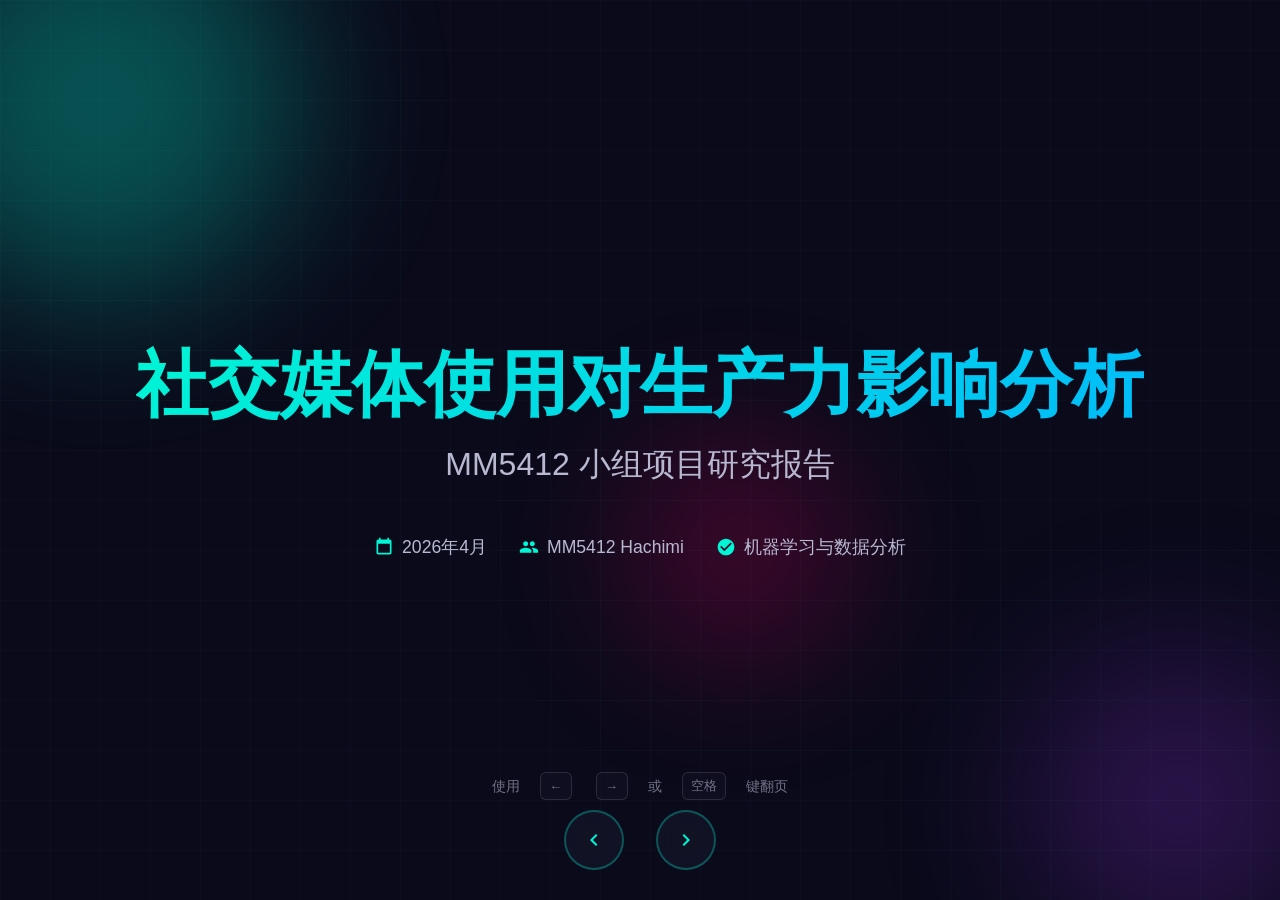
<file: Presentation-Alternative/index.html>
<!DOCTYPE html>
<html lang="zh-CN">
<head>
    <meta charset="UTF-8">
    <meta name="viewport" content="width=device-width, initial-scale=1.0">
    <title>社交媒体使用对生产力影响的分析报告</title>
    <link rel="stylesheet" href="./CSS/style.css">
</head>
<body>
    <!-- 背景效果 -->
    <div class="background-effects">
        <div class="bg-orb orb-1"></div>
        <div class="bg-orb orb-2"></div>
        <div class="bg-orb orb-3"></div>
    </div>
    <div class="grid-bg"></div>

    <!-- 幻灯片容器 -->
    <div class="slides-container">

        <!-- 第1页：封面 -->
        <div class="slide cover-slide active">
            <div class="slide-content">
                <h1 class="slide-title animate-fade-in-up">社交媒体使用对生产力影响分析</h1>
                <p class="slide-subtitle animate-fade-in-up delay-1">MM5412 小组项目研究报告</p>
                <div class="cover-meta animate-fade-in-up delay-2">
                    <span>
                        <svg class="icon" viewBox="0 0 24 24"><path d="M19 3h-1V1h-2v2H8V1H6v2H5c-1.1 0-2 .9-2 2v14c0 1.1.9 2 2 2h14c1.1 0 2-.9 2-2V5c0-1.1-.9-2-2-2zm0 16H5V8h14v11z"/></svg>
                        2026年4月
                    </span>
                    <span>
                        <svg class="icon" viewBox="0 0 24 24"><path d="M16 11c1.66 0 2.99-1.34 2.99-3S17.66 5 16 5c-1.66 0-3 1.34-3 3s1.34 3 3 3zm-8 0c1.66 0 2.99-1.34 2.99-3S9.66 5 8 5C6.34 5 5 6.34 5 8s1.34 3 3 3zm0 2c-2.33 0-7 1.17-7 3.5V19h14v-2.5c0-2.33-4.67-3.5-7-3.5zm8 0c-.29 0-.62.02-.97.05 1.16.84 1.97 1.97 1.97 3.45V19h6v-2.5c0-2.33-4.67-3.5-7-3.5z"/></svg>
                        MM5412 Hachimi
                    </span>
                    <span>
                        <svg class="icon" viewBox="0 0 24 24"><path d="M12 2C6.48 2 2 6.48 2 12s4.48 10 10 10 10-4.48 10-10S17.52 2 12 2zm-2 15l-5-5 1.41-1.41L10 14.17l7.59-7.59L19 8l-9 9z"/></svg>
                        机器学习与数据分析
                    </span>
                </div>
            </div>
        </div>

        <!-- 第2页：项目概述 -->
        <div class="slide">
            <div class="slide-content">
                <h2 class="slide-title">项目概述</h2>
                <p class="slide-subtitle">深入探索社交媒体使用习惯与个人生产力之间的关系</p>

                <div class="grid-3 animate-fade-in-up delay-1">
                    <div class="card stat-card">
                        <div class="stat-number">6,000</div>
                        <div class="stat-label">样本数据量</div>
                    </div>
                    <div class="card stat-card">
                        <div class="stat-number">9</div>
                        <div class="stat-label">分析变量</div>
                    </div>
                    <div class="card stat-card">
                        <div class="stat-number">2</div>
                        <div class="stat-label">预测模型类型</div>
                    </div>
                </div>

                <div class="conclusion-box animate-fade-in-up delay-2">
                    <h4>研究目标</h4>
                    <p>本项目旨在通过数据分析揭示社交媒体使用习惯如何影响个人生产力，构建机器学习模型预测生产力得分和成瘾程度，为个人时间管理和健康使用社交媒体提供科学依据。</p>
                </div>
            </div>
        </div>

        <!-- 第3页：数据集说明 -->
        <div class="slide">
            <div class="slide-content">
                <h2 class="slide-title">数据集说明</h2>
                <p class="slide-subtitle">涵盖9个关键变量的综合数据集</p>

                <div class="two-column animate-fade-in-up delay-1">
                    <div style="flex: 0 0 auto;">
                        <table class="data-table small-table">
                            <thead>
                                <tr>
                                    <th>变量名</th>
                                    <th>说明</th>
                                    <th>类型</th>
                                </tr>
                            </thead>
                            <tbody>
                                <tr><td>age</td><td>年龄</td><td><span class="tag tag-primary">数值</span></td></tr>
                                <tr><td>daily_screen_time</td><td>每日屏幕使用时间</td><td><span class="tag tag-primary">数值</span></td></tr>
                                <tr><td>social_media_hours</td><td>每日社交媒体时间</td><td><span class="tag tag-primary">数值</span></td></tr>
                                <tr><td>study_hours</td><td>每日学习时间</td><td><span class="tag tag-primary">数值</span></td></tr>
                                <tr><td>sleep_hours</td><td>每日睡眠时间</td><td><span class="tag tag-primary">数值</span></td></tr>
                                <tr><td>notifications_per_day</td><td>每日通知数量</td><td><span class="tag tag-primary">数值</span></td></tr>
                                <tr><td>focus_score</td><td>专注力得分</td><td><span class="tag tag-primary">数值</span></td></tr>
                                <tr><td>addiction_level</td><td>成瘾程度</td><td><span class="tag tag-secondary">分类</span></td></tr>
                                <tr><td>productivity_score</td><td>生产力得分</td><td><span class="tag tag-primary">数值</span></td></tr>
                            </tbody>
                        </table>
                    </div>
                    <div>
                        <div class="card">
                            <h4 style="color: var(--primary-color); margin-bottom: 1rem;">数据预处理</h4>
                            <ul class="feature-list">
                                <li>缺失值检测与处理</li>
                                <li>异常值检测</li>
                                <li>数据类型转换</li>
                                <li>特征工程</li>
                            </ul>
                        </div>
                        <div style="margin-top: 1rem;">
                            <span class="tag tag-accent">成瘾程度分级</span>
                            <span class="tag tag-primary">低(16.1%)</span>
                            <span class="tag tag-secondary">中(67.2%)</span>
                            <span class="tag tag-accent">高(16.7%)</span>
                        </div>
                    </div>
                </div>
            </div>
        </div>

        <!-- 第4页：描述性统计 -->
        <div class="slide">
            <div class="slide-content">
                <h2 class="slide-title">描述性统计分析</h2>
                <p class="slide-subtitle">数据集基本特征概览</p>

                <div class="chart-container animate-fade-in-up delay-1">
                    <table class="data-table">
                        <thead>
                            <tr>
                                <th>统计量</th>
                                <th>年龄</th>
                                <th>屏幕时间</th>
                                <th>社交媒体</th>
                                <th>学习时间</th>
                                <th>睡眠时间</th>
                                <th>通知数</th>
                                <th>专注力</th>
                                <th>生产力</th>
                            </tr>
                        </thead>
                        <tbody>
                            <tr>
                                <td>均值</td>
                                <td>27.11</td>
                                <td>6.92h</td>
                                <td>4.15h</td>
                                <td>4.07h</td>
                                <td>6.51h</td>
                                <td>159.78</td>
                                <td>96.36</td>
                                <td>37.61</td>
                            </tr>
                            <tr>
                                <td>标准差</td>
                                <td>7.20</td>
                                <td>2.83h</td>
                                <td>2.13h</td>
                                <td>2.29h</td>
                                <td>1.42h</td>
                                <td>80.23</td>
                                <td>7.34</td>
                                <td>27.33</td>
                            </tr>
                            <tr>
                                <td>最小值</td>
                                <td>15</td>
                                <td>2.0h</td>
                                <td>0.66h</td>
                                <td>0.0h</td>
                                <td>4.0h</td>
                                <td>20</td>
                                <td>47.39</td>
                                <td>0.0</td>
                            </tr>
                            <tr>
                                <td>最大值</td>
                                <td>39</td>
                                <td>11.99h</td>
                                <td>10.66h</td>
                                <td>8.0h</td>
                                <td>9.0h</td>
                                <td>299</td>
                                <td>100.0</td>
                                <td>100.0</td>
                            </tr>
                        </tbody>
                    </table>
                </div>

                <div class="grid-3 animate-fade-in-up delay-2">
                    <div class="card">
                        <h4 style="color: var(--primary-color);">年龄分布</h4>
                        <p style="color: var(--text-secondary);">范围17-40岁，主要集中在青年群体</p>
                    </div>
                    <div class="card">
                        <h4 style="color: var(--secondary-color);">屏幕时间</h4>
                        <p style="color: var(--text-secondary);">日均约6.92小时，呈近似正态分布</p>
                    </div>
                    <div class="card">
                        <h4 style="color: var(--accent-color);">睡眠情况</h4>
                        <p style="color: var(--text-secondary);">日均约6.51小时，接近推荐睡眠时长</p>
                    </div>
                </div>
            </div>
        </div>

        <!-- 第5页：数值变量分布 -->
        <div class="slide">
            <div class="slide-content">
                <h2 class="slide-title">数值变量分布</h2>
                <p class="slide-subtitle">各变量分布直方图分析</p>

                <div class="chart-container chart-fit animate-fade-in-up delay-1">
                    <img src="./img/01_numeric_distribution.png" alt="数值变量分布图">
                </div>

                <div class="conclusion-box animate-fade-in-up delay-2">
                    <h4>关键发现</h4>
                    <p><span class="positive-text">年龄分布</span>呈右偏分布，集中在20-35岁区间；<span class="positive-text">屏幕时间</span>近似正态分布，峰值在6-8小时；<span class="positive-text">专注力得分</span>集中在80-100分高分区域，表明样本整体专注力水平较高。</p>
                </div>
            </div>
        </div>

        <!-- 第6页：成瘾程度分布 -->
        <div class="slide">
            <div class="slide-content">
                <h2 class="slide-title">成瘾程度分布</h2>
                <p class="slide-subtitle">社交媒体成瘾水平的样本分布</p>

                <div class="two-column animate-fade-in-up delay-1">
                    <div>
                        <div class="chart-container">
                            <img src="./img/02_addiction_distribution.png" alt="成瘾程度分布图">
                        </div>
                    </div>
                    <div>
                        <div class="card" style="margin-bottom: 1rem;">
                            <h4 style="color: var(--primary-color);">低度成瘾 (Low)</h4>
                            <div class="progress-section">
                                <div class="progress-bar">
                                    <div class="progress-fill progress-primary" style="width: 16.1%;"></div>
                                </div>
                                <div class="label"><span>占比</span><span>16.1%</span></div>
                            </div>
                            <p style="color: var(--text-secondary); margin-top: 0.5rem;">社交媒体使用时间少，生活工作平衡良好</p>
                        </div>
                        <div class="card" style="margin-bottom: 1rem;">
                            <h4 style="color: var(--secondary-color);">中度成瘾 (Medium)</h4>
                            <div class="progress-section">
                                <div class="progress-bar">
                                    <div class="progress-fill progress-secondary" style="width: 67.2%;"></div>
                                </div>
                                <div class="label"><span>占比</span><span>67.2%</span></div>
                            </div>
                            <p style="color: var(--text-secondary); margin-top: 0.5rem;">样本主体，需关注向高度成瘾转化的风险</p>
                        </div>
                        <div class="card">
                            <h4 style="color: var(--accent-color);">高度成瘾 (High)</h4>
                            <div class="progress-section">
                                <div class="progress-bar">
                                    <div class="progress-fill progress-accent" style="width: 16.7%;"></div>
                                </div>
                                <div class="label"><span>占比</span><span>16.7%</span></div>
                            </div>
                            <p style="color: var(--text-secondary); margin-top: 0.5rem;">需要干预和引导，改变使用习惯</p>
                        </div>
                    </div>
                </div>
            </div>
        </div>

        <!-- 第7页：相关性分析 -->
        <div class="slide">
            <div class="slide-content">
                <h2 class="slide-title">相关性分析</h2>
                <p class="slide-subtitle">各变量之间的Pearson相关系数</p>

                <div class="two-column animate-fade-in-up delay-1">
                    <div>
                        <div class="chart-container">
                            <img src="./img/03_correlation_heatmap.png" alt="相关性热力图">
                        </div>
                    </div>
                    <div>
                        <div class="card" style="margin-bottom: 1rem;">
                            <div class="insight-item">
                                <div class="insight-icon negative">
                                    <svg width="20" height="20" viewBox="0 0 24 24"><path d="M12 2C6.48 2 2 6.48 2 12s4.48 10 10 10 10-4.48 10-10S17.52 2 12 2zm-2 15l-5-5 1.41-1.41L10 14.17l7.59-7.59L19 8l-9 9z"/></svg>
                                </div>
                                <div>
                                    <h4 style="color: var(--accent-color);">社交媒体 vs 生产力: <strong>-0.40</strong></h4>
                                    <p style="color: var(--text-secondary);">中等负相关，使用时间越多，生产力越低</p>
                                </div>
                            </div>
                        </div>
                        <div class="card" style="margin-bottom: 1rem;">
                            <div class="insight-item">
                                <div class="insight-icon positive">
                                    <svg width="20" height="20" viewBox="0 0 24 24"><path d="M12 2C6.48 2 2 6.48 2 12s4.48 10 10 10 10-4.48 10-10S17.52 2 12 2zm-2 15l-5-5 1.41-1.41L10 14.17l7.59-7.59L19 8l-9 9z"/></svg>
                                </div>
                                <div>
                                    <h4 style="color: var(--primary-color);">学习时间 vs 生产力: <strong>+0.54</strong></h4>
                                    <p style="color: var(--text-secondary);">强正相关，学习时间越长生产力越高</p>
                                </div>
                            </div>
                        </div>
                        <div class="card">
                            <div class="insight-item">
                                <div class="insight-icon positive">
                                    <svg width="20" height="20" viewBox="0 0 24 24"><path d="M12 2C6.48 2 2 6.48 2 12s4.48 10 10 10 10-4.48 10-10S17.52 2 12 2zm-2 15l-5-5 1.41-1.41L10 14.17l7.59-7.59L19 8l-9 9z"/></svg>
                                </div>
                                <div>
                                    <h4 style="color: var(--primary-color);">专注力 vs 生产力: <strong>+0.59</strong></h4>
                                    <p style="color: var(--text-secondary);">强正相关，专注力越高生产力越高</p>
                                </div>
                            </div>
                        </div>
                    </div>
                </div>
            </div>
        </div>

        <!-- 第8页：散点图分析 -->
        <div class="slide">
            <div class="slide-content">
                <h2 class="slide-title">关键变量与生产力关系</h2>
                <p class="slide-subtitle">六大因素对生产力的影响可视化</p>

                <div class="chart-container chart-fit animate-fade-in-up delay-1">
                    <img src="./img/04_scatter_analysis.png" alt="散点图分析">
                </div>

                <div class="conclusion-box animate-fade-in-up delay-2">
                    <h4>核心结论</h4>
                    <p><span class="negative-text">社交媒体使用</span>是生产力的重要负面因素，高成瘾者（红色点）集中在低生产力区域；而<span class="positive-text">学习时间和专注力</span>是最重要的正向预测因子，呈明显的正向趋势。</p>
                </div>
            </div>
        </div>

        <!-- 第9页：成瘾程度特征对比 -->
        <div class="slide">
            <div class="slide-content">
                <h2 class="slide-title">不同成瘾程度的特征对比</h2>
                <p class="slide-subtitle">各成瘾水平群体的关键指标差异</p>

                <div class="chart-container chart-fit animate-fade-in-up delay-1">
                    <img src="./img/05_addiction_comparison.png" alt="成瘾程度对比">
                </div>

                <div class="grid-3 animate-fade-in-up delay-2">
                    <div class="card">
                        <h4 style="color: var(--accent-color);">社交媒体时间</h4>
                        <p style="color: var(--text-secondary);">Low: 2.1h → Medium: 3.5h → High: 5.8h</p>
                        <p style="color: var(--text-secondary);">成瘾越高，使用时间越多</p>
                    </div>
                    <div class="card">
                        <h4 style="color: var(--primary-color);">生产力得分</h4>
                        <p style="color: var(--text-secondary);">Low: 68.5 → Medium: 43.8 → High: 12.6</p>
                        <p style="color: var(--text-secondary);">高成瘾者生产力仅为低成瘾者18%</p>
                    </div>
                    <div class="card">
                        <h4 style="color: var(--secondary-color);">学习时间</h4>
                        <p style="color: var(--text-secondary);">Low: 5.4h → Medium: 3.6h → High: 1.8h</p>
                        <p style="color: var(--text-secondary);">成瘾越高，学习时间越少</p>
                    </div>
                </div>
            </div>
        </div>

        <!-- 第10页：箱线图分析 -->
        <div class="slide">
            <div class="slide-content">
                <h2 class="slide-title">箱线图分析</h2>
                <p class="slide-subtitle">社交媒体使用与生产力的分布特征</p>

                <div class="chart-container chart-fit animate-fade-in-up delay-1">
                    <img src="./img/06_boxplot_analysis.png" alt="箱线图分析">
                </div>

                <div class="two-column animate-fade-in-up delay-2">
                    <div class="conclusion-box">
                        <h4>社交媒体使用时长</h4>
                        <p>社交媒体使用超过<span class="highlight-text">4小时/天</span>，生产力急剧下降。0-2小时组生产力中位数约65分，6小时以上组仅约10分。</p>
                    </div>
                    <div class="conclusion-box">
                        <h4>成瘾程度</h4>
                        <p>High组成绩显著低于其他组，生产力中位数约<span class="highlight-text">5分</span>。Low组中位数约75分，差异达15倍。</p>
                    </div>
                </div>
            </div>
        </div>

        <!-- 第11页：专注力与年龄分析 -->
        <div class="slide">
            <div class="slide-content">
                <h2 class="slide-title">专注力与年龄分析</h2>
                <p class="slide-subtitle">专注力得分分布和年龄与生产力的关系</p>

                <div class="chart-container animate-fade-in-up delay-1">
                    <img src="./img/07_focus_age_analysis.png" alt="专注力与年龄分析">
                </div>

                <div class="grid-2 animate-fade-in-up delay-2">
                    <div class="card">
                        <h4 style="color: var(--primary-color);">专注力分布</h4>
                        <ul class="feature-list">
                            <li>Low成瘾者：专注力普遍在90-100分</li>
                            <li>High成瘾者：分布明显左偏，专注力普遍较低</li>
                        </ul>
                    </div>
                    <div class="card">
                        <h4 style="color: var(--secondary-color);">年龄因素</h4>
                        <ul class="feature-list">
                            <li>年龄与生产力没有明显的线性关系</li>
                            <li>干预措施应重点关注降低社交媒体成瘾程度</li>
                        </ul>
                    </div>
                </div>
            </div>
        </div>

        <!-- 第12页：回归模型结果 -->
        <div class="slide slide-compact">
            <div class="slide-content">
                <h2 class="slide-title">回归模型结果</h2>
                <p class="slide-subtitle">预测生产力得分的多种机器学习模型对比</p>

                <div class="chart-container chart-sm chart-fit animate-fade-in-up delay-1">
                    <img src="./img/08_regression_comparison.png" alt="回归模型对比">
                </div>

                <div class="model-comparison table-sm animate-fade-in-up delay-2">
                    <table class="data-table">
                        <thead>
                            <tr>
                                <th>模型</th>
                                <th>RMSE ↓</th>
                                <th>MAE ↓</th>
                                <th>R² ↑</th>
                                <th>交叉验证R²</th>
                            </tr>
                        </thead>
                        <tbody>
                            <tr class="highlight">
                                <td class="best">随机森林回归</td>
                                <td class="best">10.87</td>
                                <td class="best">8.13</td>
                                <td class="best">0.840</td>
                                <td>0.841 ± 0.008</td>
                            </tr>
                            <tr>
                                <td>梯度提升回归</td>
                                <td>10.91</td>
                                <td>8.14</td>
                                <td>0.838</td>
                                <td>0.843 ± 0.005</td>
                            </tr>
                            <tr>
                                <td>Lasso回归</td>
                                <td>11.13</td>
                                <td>8.52</td>
                                <td>0.832</td>
                                <td>0.838 ± 0.006</td>
                            </tr>
                            <tr>
                                <td>岭回归</td>
                                <td>11.17</td>
                                <td>8.51</td>
                                <td>0.831</td>
                                <td>0.839 ± 0.006</td>
                            </tr>
                            <tr>
                                <td>线性回归</td>
                                <td>11.17</td>
                                <td>8.51</td>
                                <td>0.831</td>
                                <td>0.839 ± 0.006</td>
                            </tr>
                        </tbody>
                    </table>
                </div>
            </div>
        </div>

        <!-- 第13页：分类模型对比 -->
        <div class="slide slide-compact">
            <div class="slide-content">
                <h2 class="slide-title">分类模型结果</h2>
                <p class="slide-subtitle">预测成瘾程度的多分类模型性能对比</p>

                <div class="chart-container chart-sm chart-fit animate-fade-in-up delay-1">
                    <img src="./img/09_classification_comparison.png" alt="分类模型对比">
                </div>

                <div class="model-comparison table-sm animate-fade-in-up delay-2">
                    <table class="data-table">
                        <thead>
                            <tr>
                                <th>模型</th>
                                <th>准确率</th>
                                <th>精确率</th>
                                <th>召回率</th>
                                <th>F1分数</th>
                                <th>AUC</th>
                            </tr>
                        </thead>
                        <tbody>
                            <tr class="highlight">
                                <td class="best">梯度提升</td>
                                <td class="best">99.08%</td>
                                <td class="best">99.10%</td>
                                <td class="best">99.08%</td>
                                <td class="best">99.09%</td>
                                <td class="best">0.995</td>
                            </tr>
                            <tr>
                                <td>随机森林</td>
                                <td>98.92%</td>
                                <td>98.92%</td>
                                <td>98.92%</td>
                                <td>98.92%</td>
                                <td>0.995</td>
                            </tr>
                            <tr>
                                <td>决策树</td>
                                <td>98.08%</td>
                                <td>98.09%</td>
                                <td>98.08%</td>
                                <td>98.08%</td>
                                <td>0.987</td>
                            </tr>
                            <tr>
                                <td>支持向量机</td>
                                <td>96.25%</td>
                                <td>96.30%</td>
                                <td>96.25%</td>
                                <td>96.24%</td>
                                <td>0.992</td>
                            </tr>
                            <tr>
                                <td>逻辑回归</td>
                                <td>96.50%</td>
                                <td>96.51%</td>
                                <td>96.50%</td>
                                <td>96.50%</td>
                                <td>0.990</td>
                            </tr>
                        </tbody>
                    </table>
                </div>
            </div>
        </div>

        <!-- 第14页：混淆矩阵 -->
        <div class="slide">
            <div class="slide-content">
                <h2 class="slide-title">混淆矩阵分析</h2>
                <p class="slide-subtitle">梯度提升分类器的预测效果可视化</p>

                <div class="two-column animate-fade-in-up delay-1">
                    <div>
                        <div class="chart-container">
                            <img src="./img/10_confusion_matrix.png" alt="混淆矩阵">
                        </div>
                    </div>
                    <div>
                        <div class="card" style="margin-bottom: 1rem;">
                            <h4 style="color: var(--primary-color);">模型性能解读</h4>
                            <p style="color: var(--text-secondary);">梯度提升分类器在三个类别上的预测准确率均超过98%，展现了优秀的分类能力。</p>
                        </div>
                        <div class="card" style="margin-bottom: 1rem;">
                            <h4 style="color: var(--secondary-color);">Low类别</h4>
                            <p style="color: var(--text-secondary);">正确预测高成瘾样本，极少误判</p>
                        </div>
                        <div class="card" style="margin-bottom: 1rem;">
                            <h4 style="color: var(--accent-color);">Medium类别</h4>
                            <p style="color: var(--text-secondary);">主体类别，预测准确率最高</p>
                        </div>
                        <div class="card">
                            <h4 style="color: var(--primary-color);">High类别</h4>
                            <p style="color: var(--text-secondary);">关键识别目标，准确率超过99%</p>
                        </div>
                    </div>
                </div>
            </div>
        </div>

        <!-- 第15页：ROC曲线 -->
        <div class="slide">
            <div class="slide-content">
                <h2 class="slide-title">ROC曲线分析</h2>
                <p class="slide-subtitle">各模型的区分能力评估</p>

                <div class="two-column animate-fade-in-up delay-1">
                    <div>
                        <div class="chart-container">
                            <img src="./img/11_roc_curves.png" alt="ROC曲线">
                        </div>
                    </div>
                    <div>
                        <div class="card" style="margin-bottom: 1rem;">
                            <h4 style="color: var(--primary-color);">ROC-AUC指标</h4>
                            <p style="color: var(--text-secondary);">ROC曲线越靠近左上角，模型区分能力越强。AUC值接近1表示完美分类器。</p>
                            <p style="color: var(--text-secondary);">过拟合差值均小于0.02，说明不存在过拟合问题。</p>
                        </div>
                        <div class="card" style="margin-bottom: 1rem;">
                            <div class="insight-item">
                                <div class="insight-icon positive">1</div>
                                <div>
                                    <h4 style="color: var(--primary-color);">梯度提升</h4>
                                    <p style="color: var(--text-secondary);">AUC = 0.995</p>
                                </div>
                            </div>
                        </div>
                        <div class="card" style="margin-bottom: 1rem;">
                            <div class="insight-item">
                                <div class="insight-icon positive">2</div>
                                <div>
                                    <h4 style="color: var(--secondary-color);">随机森林</h4>
                                    <p style="color: var(--text-secondary);">AUC = 0.995</p>
                                </div>
                            </div>
                        </div>
                        <div class="card">
                            <div class="insight-item">
                                <div class="insight-icon neutral">3</div>
                                <div>
                                    <h4 style="color: var(--accent-color);">逻辑回归</h4>
                                    <p style="color: var(--text-secondary);">AUC = 0.990</p>
                                </div>
                            </div>
                        </div>
                    </div>
                </div>
            </div>
        </div>

        <!-- 第16页：特征重要性 -->
        <div class="slide">
            <div class="slide-content">
                <h2 class="slide-title">特征重要性分析</h2>
                <p class="slide-subtitle">影响成瘾程度预测的关键因素</p>

                <div class="two-column animate-fade-in-up delay-1">
                    <div>
                        <div class="chart-container">
                            <img src="./img/12_feature_importance.png" alt="特征重要性">
                        </div>
                    </div>
                    <div>
                        <div class="card" style="margin-bottom: 1rem;">
                            <h4 style="color: var(--accent-color);">社交媒体时间 (最重要)</h4>
                            <p style="color: var(--text-secondary);">是预测成瘾程度最关键的因素，直接反映使用习惯</p>
                        </div>
                        <div class="card" style="margin-bottom: 1rem;">
                            <h4 style="color: var(--primary-color);">屏幕使用时间</h4>
                            <p style="color: var(--text-secondary);">第二大影响因素，与社交媒体使用高度相关</p>
                        </div>
                        <div class="card" style="margin-bottom: 1rem;">
                            <h4 style="color: var(--secondary-color);">通知数量</h4>
                            <p style="color: var(--text-secondary);">反映社交媒体活跃度，也是重要的预测因子</p>
                        </div>
                        <div class="card">
                            <h4 style="color: var(--text-secondary);">专注力得分</h4>
                            <p style="color: var(--text-secondary);">与成瘾程度呈负相关，可作为辅助判断指标</p>
                        </div>
                    </div>
                </div>
            </div>
        </div>

        <!-- 第17页：总结与建议 -->
        <div class="slide">
            <div class="slide-content">
                <h2 class="slide-title">总结与建议</h2>
                <p class="slide-subtitle">研究发现与实践建议</p>

                <div class="grid-2 animate-fade-in-up delay-1">
                    <div>
                        <h3 style="color: var(--primary-color); margin-bottom: 1rem;">主要发现</h3>
                        <div class="card" style="margin-bottom: 1rem;">
                            <div class="insight-item">
                                <div class="insight-icon negative">1</div>
                                <div>
                                    <h4>社交媒体是生产力的"杀手"</h4>
                                    <p style="color: var(--text-secondary);">每增加1小时社交媒体使用，生产力平均下降约5分</p>
                                </div>
                            </div>
                        </div>
                        <div class="card" style="margin-bottom: 1rem;">
                            <div class="insight-item">
                                <div class="insight-icon positive">2</div>
                                <div>
                                    <h4>学习时间是生产力的"助推器"</h4>
                                    <p style="color: var(--text-secondary);">学习时间与生产力呈强正相关(r=0.54)</p>
                                </div>
                            </div>
                        </div>
                        <div class="card">
                            <div class="insight-item">
                                <div class="insight-icon positive">3</div>
                                <div>
                                    <h4>专注力是核心竞争优势</h4>
                                    <p style="color: var(--text-secondary);">专注力得分与生产力相关性最高(r=0.59)</p>
                                </div>
                            </div>
                        </div>
                    </div>
                    <div>
                        <h3 style="color: var(--secondary-color); margin-bottom: 1rem;">实践建议</h3>
                        <div class="recommendation-card" style="margin-bottom: 1rem;">
                            <h4>
                                <svg width="16" height="16" viewBox="0 0 24 24"><path d="M12 2C6.48 2 2 6.48 2 12s4.48 10 10 10 10-4.48 10-10S17.52 2 12 2zm-2 15l-5-5 1.41-1.41L10 14.17l7.59-7.59L19 8l-9 9z"/></svg>
                                设定使用时限
                            </h4>
                            <p>将每日社交媒体使用控制在2小时以内，避免超过4小时的"生产力悬崖"</p>
                        </div>
                        <div class="recommendation-card" style="margin-bottom: 1rem;">
                            <h4>
                                <svg width="16" height="16" viewBox="0 0 24 24"><path d="M12 2C6.48 2 2 6.48 2 12s4.48 10 10 10 10-4.48 10-10S17.52 2 12 2zm-2 15l-5-5 1.41-1.41L10 14.17l7.59-7.59L19 8l-9 9z"/></svg>
                                培养专注习惯
                            </h4>
                            <p>使用番茄工作法，减少通知干扰，提升深度工作时间</p>
                        </div>
                        <div class="recommendation-card" style="margin-bottom: 1rem;">
                            <h4>
                                <svg width="16" height="16" viewBox="0 0 24 24"><path d="M12 2C6.48 2 2 6.48 2 12s4.48 10 10 10 10-4.48 10-10S17.52 2 12 2zm-2 15l-5-5 1.41-1.41L10 14.17l7.59-7.59L19 8l-9 9z"/></svg>
                                增加学习投入
                            </h4>
                            <p>每天保证4小时以上的专注学习时间，持续提升专业能力</p>
                        </div>
                        <div class="recommendation-card">
                            <h4>
                                <svg width="16" height="16" viewBox="0 0 24 24"><path d="M12 2C6.48 2 2 6.48 2 12s4.48 10 10 10 10-4.48 10-10S17.52 2 12 2zm-2 15l-5-5 1.41-1.41L10 14.17l7.59-7.59L19 8l-9 9z"/></svg>
                                关注成瘾信号
                            </h4>
                            <p>定期自评成瘾程度，警惕从Medium向High的转化</p>
                        </div>
                    </div>
                </div>
            </div>
        </div>

        <!-- 第18页：感谢页 -->
        <div class="slide cover-slide">
            <div class="slide-content">
                <h1 class="slide-title animate-fade-in-up">感谢观看</h1>
                <p class="slide-subtitle animate-fade-in-up delay-1">MM5412 小组项目 - 社交媒体使用对生产力影响分析</p>
                <div class="cover-meta animate-fade-in-up delay-2">
                    <span>
                        <svg class="icon" viewBox="0 0 24 24"><path d="M20 4H4c-1.1 0-1.99.9-1.99 2L2 18c0 1.1.9 2 2 2h16c1.1 0 2-.9 2-2V6c0-1.1-.9-2-2-2zm0 4l-8 5-8-5V6l8 5 8-5v2z"/></svg>
                        25149861g@connect.polyu.hk
                    </span>
                    <span>
                        <svg class="icon" viewBox="0 0 24 24"><path d="M16 11c1.66 0 2.99-1.34 2.99-3S17.66 5 16 5c-1.66 0-3 1.34-3 3s1.34 3 3 3zm-8 0c1.66 0 2.99-1.34 2.99-3S9.66 5 8 5C6.34 5 5 6.34 5 8s1.34 3 3 3zm0 2c-2.33 0-7 1.17-7 3.5V19h14v-2.5c0-2.33-4.67-3.5-7-3.5zm8 0c-.29 0-.62.02-.97.05 1.16.84 1.97 1.97 1.97 3.45V19h6v-2.5c0-2.33-4.67-3.5-7-3.5z"/></svg>
                        MM5412 Hachimi
                    </span>
                </div>
                <div class="animate-fade-in-up delay-3" style="margin-top: 2rem;">
                    <span class="tag tag-primary">数据分析</span>
                    <span class="tag tag-secondary">机器学习</span>
                    <span class="tag tag-accent">可视化</span>
                </div>
            </div>
    </div>

    <!-- 导航箭头 -->
    <div class="nav-arrows">
        <button class="nav-arrow prev-arrow" aria-label="上一页">
            <svg viewBox="0 0 24 24"><path d="M15.41 7.41L14 6l-6 6 6 6 1.41-1.41L10.83 12z"/></svg>
        </button>
        <button class="nav-arrow next-arrow" aria-label="下一页">
            <svg viewBox="0 0 24 24"><path d="M10 6L8.59 7.41 13.17 12l-4.58 4.59L10 18l6-6z"/></svg>
        </button>
    </div>

    <!-- 页码指示器 -->
    <div class="page-indicator">
        <span class="current-page">1</span>
        <span class="page-divider"></span>
        <span class="total-pages">18</span>
    </div>

    <!-- 键盘提示 -->
    <div class="keyboard-hint">
        <span>使用</span>
        <span class="key">←</span>
        <span class="key">→</span>
        <span>或</span>
        <span class="key">空格</span>
        <span>键翻页</span>
    </div>

    <script src="./JavaScript/slides.js"></script>
</body>
</html>
</file>
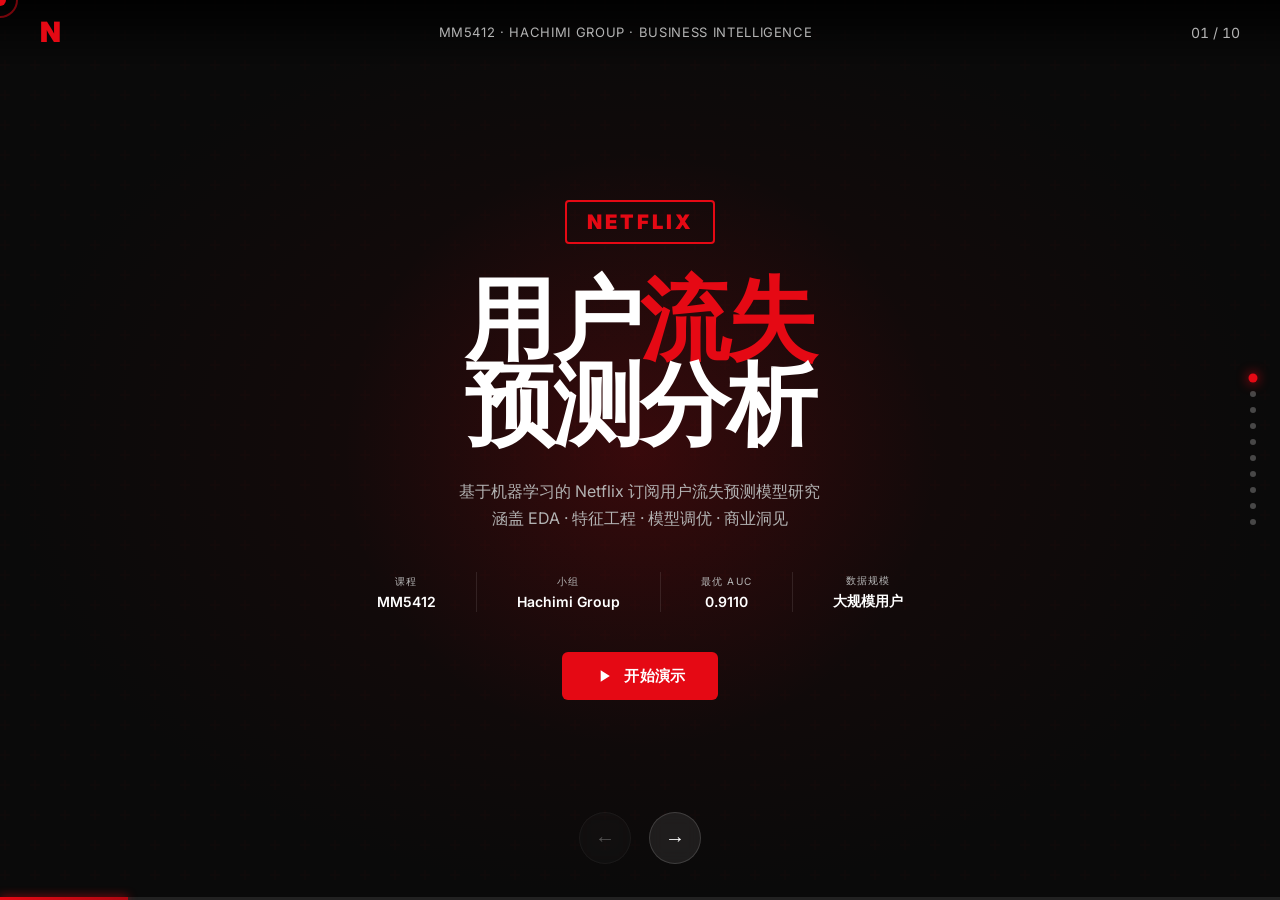
<file: Presentation/netflix-presentation.html>
<!DOCTYPE html>
<html lang="zh-CN">
<head>
<meta charset="UTF-8">
<meta name="viewport" content="width=device-width, initial-scale=1.0">
<title>Netflix 用户流失预测 | Hachimi Group | MM5412</title>
<link rel="preconnect" href="https://fonts.googleapis.com">
<link href="https://fonts.googleapis.com/css2?family=Netflix+Sans:wght@300;400;700&family=Inter:wght@300;400;500;600;700;800;900&display=swap" rel="stylesheet">
<style>
  /* ─── RESET & BASE ─── */
  *, *::before, *::after { box-sizing: border-box; margin: 0; padding: 0; }

  :root {
    --netflix-red: #E50914;
    --netflix-dark: #141414;
    --netflix-gray: #808080;
    --netflix-light: #e5e5e5;
    --netflix-card: #1f1f1f;
    --accent-blue: #0071eb;
    --accent-gold: #f5a623;
    --accent-green: #46d369;
    --accent-purple: #8b5cf6;
    --slide-bg: #0a0a0a;
    --text-primary: #ffffff;
    --text-secondary: #b3b3b3;
    --gradient-red: linear-gradient(135deg, #E50914 0%, #b00710 100%);
    --gradient-dark: linear-gradient(180deg, rgba(0,0,0,0) 0%, rgba(0,0,0,0.9) 100%);
  }

  html { scroll-behavior: smooth; }
  body {
    font-family: 'Inter', sans-serif;
    background: var(--slide-bg);
    color: var(--text-primary);
    overflow: hidden;
    width: 100vw;
    height: 100vh;
    cursor: none;
  }

  /* ─── CUSTOM CURSOR ─── */
  .cursor {
    width: 12px; height: 12px;
    background: var(--netflix-red);
    border-radius: 50%;
    position: fixed;
    pointer-events: none;
    z-index: 9999;
    transform: translate(-50%, -50%);
    transition: width 0.2s, height 0.2s, opacity 0.2s;
  }
  .cursor-ring {
    width: 36px; height: 36px;
    border: 2px solid rgba(229, 9, 20, 0.5);
    border-radius: 50%;
    position: fixed;
    pointer-events: none;
    z-index: 9998;
    transform: translate(-50%, -50%);
    transition: all 0.12s ease;
  }
  body:hover .cursor { opacity: 1; }

  /* ─── NAV BAR ─── */
  .navbar {
    position: fixed;
    top: 0; left: 0; right: 0;
    height: 64px;
    display: flex;
    align-items: center;
    justify-content: space-between;
    padding: 0 40px;
    z-index: 1000;
    background: linear-gradient(to bottom, rgba(0,0,0,0.85) 0%, transparent 100%);
    transition: background 0.3s;
  }
  .navbar.scrolled { background: rgba(20,20,20,0.97); }
  .nav-logo {
    font-size: 28px;
    font-weight: 900;
    color: var(--netflix-red);
    letter-spacing: -1px;
    text-transform: uppercase;
  }
  .nav-title {
    font-size: 13px;
    color: var(--text-secondary);
    letter-spacing: 0.05em;
    text-transform: uppercase;
  }
  .nav-counter {
    font-size: 14px;
    color: var(--text-secondary);
    font-variant-numeric: tabular-nums;
  }

  /* ─── SLIDE CONTAINER ─── */
  .slides-wrapper {
    width: 100vw;
    height: 100vh;
    overflow: hidden;
    position: relative;
  }
  .slide {
    position: absolute;
    top: 0; left: 0;
    width: 100%;
    height: 100%;
    display: flex;
    align-items: center;
    justify-content: center;
    opacity: 0;
    transform: translateX(100px);
    transition: opacity 0.6s cubic-bezier(0.16, 1, 0.3, 1),
                transform 0.6s cubic-bezier(0.16, 1, 0.3, 1);
    pointer-events: none;
    padding: 80px 60px 80px;
    overflow-y: auto;
  }
  .slide.active {
    opacity: 1;
    transform: translateX(0);
    pointer-events: all;
  }
  .slide.prev {
    opacity: 0;
    transform: translateX(-100px);
  }

  /* ─── PROGRESS BAR ─── */
  .progress-bar-container {
    position: fixed;
    bottom: 0; left: 0; right: 0;
    height: 3px;
    background: rgba(255,255,255,0.1);
    z-index: 1000;
  }
  .progress-bar {
    height: 100%;
    background: var(--gradient-red);
    transition: width 0.4s ease;
    box-shadow: 0 0 10px var(--netflix-red);
  }

  /* ─── SLIDE DOTS ─── */
  .slide-dots {
    position: fixed;
    right: 24px;
    top: 50%;
    transform: translateY(-50%);
    display: flex;
    flex-direction: column;
    gap: 10px;
    z-index: 1000;
  }
  .dot {
    width: 6px; height: 6px;
    border-radius: 50%;
    background: rgba(255,255,255,0.25);
    cursor: pointer;
    transition: all 0.3s;
  }
  .dot.active {
    background: var(--netflix-red);
    transform: scale(1.5);
    box-shadow: 0 0 8px var(--netflix-red);
  }
  .dot:hover { background: rgba(255,255,255,0.6); transform: scale(1.3); }

  /* ─── NAVIGATION ARROWS ─── */
  .nav-arrow {
    position: fixed;
    bottom: 36px;
    background: rgba(255,255,255,0.08);
    border: 1px solid rgba(255,255,255,0.15);
    color: white;
    width: 52px; height: 52px;
    border-radius: 50%;
    display: flex;
    align-items: center;
    justify-content: center;
    cursor: pointer;
    z-index: 1000;
    transition: all 0.25s;
    font-size: 20px;
    backdrop-filter: blur(8px);
  }
  .nav-arrow:hover { background: var(--netflix-red); border-color: var(--netflix-red); transform: scale(1.08); }
  .nav-arrow.prev-btn { left: 50%; transform: translateX(calc(-50% - 35px)); }
  .nav-arrow.next-btn { left: 50%; transform: translateX(calc(-50% + 35px)); }
  .nav-arrow.prev-btn:hover { transform: translateX(calc(-50% - 35px)) scale(1.08); }
  .nav-arrow.next-btn:hover { transform: translateX(calc(-50% + 35px)) scale(1.08); }

  /* ─── KEY HINT ─── */
  .key-hint {
    position: fixed;
    bottom: 44px;
    left: 50%;
    transform: translateX(-50%);
    font-size: 11px;
    color: rgba(255,255,255,0.3);
    letter-spacing: 0.08em;
    z-index: 1000;
    pointer-events: none;
  }

  /* ─── SLIDE LABEL ─── */
  .slide-label {
    position: absolute;
    top: 80px; left: 60px;
    font-size: 11px;
    letter-spacing: 0.15em;
    text-transform: uppercase;
    color: var(--netflix-red);
    font-weight: 600;
  }

  /* ─── TYPOGRAPHY ─── */
  .display-1 {
    font-size: clamp(48px, 7vw, 96px);
    font-weight: 900;
    line-height: 1.0;
    letter-spacing: -0.03em;
  }
  .display-2 {
    font-size: clamp(36px, 5vw, 64px);
    font-weight: 800;
    line-height: 1.1;
    letter-spacing: -0.02em;
  }
  .heading-1 {
    font-size: clamp(28px, 3.5vw, 48px);
    font-weight: 700;
    line-height: 1.2;
    letter-spacing: -0.01em;
  }
  .heading-2 {
    font-size: clamp(20px, 2.5vw, 32px);
    font-weight: 600;
    line-height: 1.3;
  }
  .body-lg { font-size: clamp(15px, 1.5vw, 18px); line-height: 1.7; color: var(--text-secondary); }
  .body-sm { font-size: 13px; line-height: 1.6; color: var(--text-secondary); }
  .tag {
    display: inline-block;
    padding: 4px 12px;
    border-radius: 4px;
    font-size: 11px;
    font-weight: 700;
    letter-spacing: 0.1em;
    text-transform: uppercase;
  }
  .tag-red { background: rgba(229,9,20,0.2); color: var(--netflix-red); border: 1px solid rgba(229,9,20,0.3); }
  .tag-blue { background: rgba(0,113,235,0.2); color: #3b9ef5; border: 1px solid rgba(0,113,235,0.3); }
  .tag-green { background: rgba(70,211,105,0.15); color: var(--accent-green); border: 1px solid rgba(70,211,105,0.3); }
  .tag-gold { background: rgba(245,166,35,0.15); color: var(--accent-gold); border: 1px solid rgba(245,166,35,0.3); }
  .tag-purple { background: rgba(139,92,246,0.15); color: #a78bfa; border: 1px solid rgba(139,92,246,0.3); }

  /* ─── CARD ─── */
  .card {
    background: rgba(255,255,255,0.04);
    border: 1px solid rgba(255,255,255,0.08);
    border-radius: 12px;
    padding: 24px;
    transition: all 0.3s;
    backdrop-filter: blur(4px);
  }
  .card:hover {
    background: rgba(255,255,255,0.07);
    border-color: rgba(229,9,20,0.3);
    transform: translateY(-2px);
    box-shadow: 0 8px 32px rgba(229,9,20,0.1);
  }
  .card-featured {
    background: linear-gradient(135deg, rgba(229,9,20,0.12) 0%, rgba(229,9,20,0.04) 100%);
    border: 1px solid rgba(229,9,20,0.25);
    border-radius: 12px;
    padding: 28px;
  }

  /* ─── STAT ─── */
  .stat-number {
    font-size: clamp(36px, 5vw, 60px);
    font-weight: 900;
    line-height: 1;
    letter-spacing: -0.03em;
  }
  .stat-label {
    font-size: 12px;
    color: var(--text-secondary);
    letter-spacing: 0.08em;
    text-transform: uppercase;
    margin-top: 6px;
  }

  /* ─── TABLE ─── */
  .netflix-table {
    width: 100%;
    border-collapse: collapse;
    font-size: 14px;
  }
  .netflix-table th {
    background: rgba(229,9,20,0.15);
    color: var(--netflix-red);
    font-size: 11px;
    letter-spacing: 0.08em;
    text-transform: uppercase;
    padding: 12px 16px;
    text-align: left;
    font-weight: 700;
    border-bottom: 1px solid rgba(229,9,20,0.2);
  }
  .netflix-table td {
    padding: 12px 16px;
    border-bottom: 1px solid rgba(255,255,255,0.05);
    color: var(--text-secondary);
    vertical-align: middle;
  }
  .netflix-table tr:last-child td { border-bottom: none; }
  .netflix-table tr:hover td { background: rgba(255,255,255,0.03); color: var(--text-primary); }
  .netflix-table .highlight-row td { color: var(--text-primary); font-weight: 600; }

  /* ─── PROGRESS RING ─── */
  .progress-ring-container { position: relative; display: inline-flex; align-items: center; justify-content: center; }
  .progress-ring { transform: rotate(-90deg); }
  .progress-ring-val {
    position: absolute;
    font-size: 18px;
    font-weight: 800;
    color: var(--text-primary);
  }

  /* ─── BAR CHART ─── */
  .bar-chart { display: flex; flex-direction: column; gap: 10px; }
  .bar-row { display: flex; align-items: center; gap: 12px; }
  .bar-label { width: 120px; font-size: 12px; color: var(--text-secondary); text-align: right; flex-shrink: 0; }
  .bar-track { flex: 1; height: 8px; background: rgba(255,255,255,0.08); border-radius: 4px; overflow: hidden; }
  .bar-fill {
    height: 100%;
    border-radius: 4px;
    background: var(--gradient-red);
    width: 0;
    transition: width 1.2s cubic-bezier(0.16, 1, 0.3, 1);
    box-shadow: 0 0 8px rgba(229,9,20,0.4);
  }
  .bar-fill.blue { background: linear-gradient(90deg, #0071eb, #3b9ef5); box-shadow: 0 0 8px rgba(0,113,235,0.4); }
  .bar-fill.green { background: linear-gradient(90deg, #46d369, #6ee78e); box-shadow: 0 0 8px rgba(70,211,105,0.4); }
  .bar-fill.gold { background: linear-gradient(90deg, #f5a623, #ffd166); box-shadow: 0 0 8px rgba(245,166,35,0.4); }
  .bar-val { width: 48px; font-size: 13px; font-weight: 600; color: var(--text-primary); }

  /* ─── GRID ─── */
  .grid-2 { display: grid; grid-template-columns: 1fr 1fr; gap: 24px; }
  .grid-3 { display: grid; grid-template-columns: repeat(3, 1fr); gap: 20px; }
  .grid-4 { display: grid; grid-template-columns: repeat(4, 1fr); gap: 16px; }
  .grid-5 { display: grid; grid-template-columns: repeat(5, 1fr); gap: 14px; }

  /* ─── DIVIDER ─── */
  .divider { height: 1px; background: rgba(255,255,255,0.08); margin: 20px 0; }
  .divider-red { height: 2px; width: 48px; background: var(--netflix-red); margin-bottom: 16px; }

  /* ─── SLIDE-SPECIFIC ─── */

  /* Slide 1 – Cover */
  #slide-1 {
    background: radial-gradient(ellipse at 50% 50%, #1a0a0a 0%, #0a0a0a 70%);
    flex-direction: column;
    text-align: center;
    gap: 0;
  }
  .cover-bg {
    position: absolute; inset: 0;
    background: url("data:image/svg+xml,%3Csvg width='60' height='60' viewBox='0 0 60 60' xmlns='http://www.w3.org/2000/svg'%3E%3Cg fill='none' fill-rule='evenodd'%3E%3Cg fill='%23e50914' fill-opacity='0.03'%3E%3Cpath d='M36 34v-4h-2v4h-4v2h4v4h2v-4h4v-2h-4zm0-30V0h-2v4h-4v2h4v4h2V6h4V4h-4zM6 34v-4H4v4H0v2h4v4h2v-4h4v-2H6zM6 4V0H4v4H0v2h4v4h2V6h4V4H6z'/%3E%3C/g%3E%3C/g%3E%3C/svg%3E");
    opacity: 0.6;
  }
  .cover-glow {
    position: absolute;
    width: 600px; height: 600px;
    background: radial-gradient(circle, rgba(229,9,20,0.15) 0%, transparent 70%);
    top: 50%; left: 50%;
    transform: translate(-50%, -50%);
    pointer-events: none;
  }
  .cover-content { position: relative; z-index: 1; display: flex; flex-direction: column; align-items: center; gap: 32px; max-width: 900px; }
  .netflix-logo-big {
    font-size: 20px;
    font-weight: 900;
    color: var(--netflix-red);
    letter-spacing: 0.15em;
    text-transform: uppercase;
    border: 2px solid var(--netflix-red);
    padding: 8px 20px;
    border-radius: 4px;
  }
  .cover-title { line-height: 0.95; }
  .cover-title span { color: var(--netflix-red); }
  .cover-subtitle {
    font-size: 16px;
    color: var(--text-secondary);
    max-width: 600px;
    line-height: 1.7;
  }
  .cover-meta {
    display: flex;
    gap: 40px;
    align-items: center;
    padding-top: 8px;
  }
  .cover-meta-item { text-align: center; }
  .cover-meta-item .label { font-size: 10px; letter-spacing: 0.12em; text-transform: uppercase; color: var(--text-secondary); margin-bottom: 4px; }
  .cover-meta-item .value { font-size: 14px; font-weight: 600; color: var(--text-primary); }
  .cover-meta-divider { width: 1px; height: 40px; background: rgba(255,255,255,0.1); }
  .play-btn {
    display: flex;
    align-items: center;
    gap: 10px;
    background: var(--netflix-red);
    color: white;
    padding: 14px 32px;
    border-radius: 6px;
    font-size: 15px;
    font-weight: 700;
    cursor: pointer;
    border: none;
    transition: all 0.2s;
    letter-spacing: 0.03em;
    margin-top: 8px;
  }
  .play-btn:hover { background: #ff0a16; transform: scale(1.04); }
  .play-icon { width: 20px; height: 20px; fill: white; }

  /* Slide 2 – Overview */
  #slide-2 { background: linear-gradient(135deg, #0a0a0a 0%, #111111 100%); }

  /* Slide 3 – EDA */
  #slide-3 { background: #0a0a0a; }

  /* Slide 4 – Feature Engineering */
  #slide-4 { background: linear-gradient(135deg, #0a0a0a 0%, #0d0d1a 100%); }

  /* Slide 5 – Models */
  #slide-5 { background: #0a0a0a; }

  /* Slide 6 – Results */
  #slide-6 { background: linear-gradient(135deg, #0a0a0a 0%, #0d1a0d 100%); }

  /* Slide 7 – Business Insights */
  #slide-7 { background: #0a0a0a; }

  /* Slide 8 – Operations Matrix */
  #slide-8 { background: linear-gradient(135deg, #0a0a0a 0%, #1a0a00 100%); }

  /* Slide 9 – Deployment */
  #slide-9 { background: #0a0a0a; }

  /* Slide 10 – Summary */
  #slide-10 {
    background: radial-gradient(ellipse at 50% 50%, #1a0a0a 0%, #0a0a0a 70%);
    flex-direction: column;
    text-align: center;
  }

  /* ─── ANIMATED ELEMENTS ─── */
  .fade-in { opacity: 0; transform: translateY(20px); transition: opacity 0.6s ease, transform 0.6s ease; }
  .slide.active .fade-in { opacity: 1; transform: translateY(0); }
  .fade-in:nth-child(1) { transition-delay: 0.1s; }
  .fade-in:nth-child(2) { transition-delay: 0.2s; }
  .fade-in:nth-child(3) { transition-delay: 0.3s; }
  .fade-in:nth-child(4) { transition-delay: 0.4s; }
  .fade-in:nth-child(5) { transition-delay: 0.5s; }
  .fade-in:nth-child(6) { transition-delay: 0.6s; }

  /* ─── FEATURE BADGE ─── */
  .feature-badge {
    display: flex;
    align-items: center;
    gap: 14px;
    background: rgba(255,255,255,0.04);
    border: 1px solid rgba(255,255,255,0.08);
    border-radius: 10px;
    padding: 14px 18px;
    transition: all 0.3s;
  }
  .feature-badge:hover { border-color: rgba(229,9,20,0.3); background: rgba(229,9,20,0.06); }
  .feature-badge .icon { font-size: 22px; flex-shrink: 0; }
  .feature-badge .text-wrap .title { font-size: 13px; font-weight: 600; margin-bottom: 2px; }
  .feature-badge .text-wrap .desc { font-size: 11px; color: var(--text-secondary); }

  /* ─── PIPELINE STEP ─── */
  .pipeline { display: flex; align-items: center; gap: 0; }
  .pipeline-step {
    flex: 1;
    text-align: center;
    position: relative;
  }
  .pipeline-step::after {
    content: '→';
    position: absolute;
    right: -10px;
    top: 50%;
    transform: translateY(-50%);
    color: var(--netflix-red);
    font-size: 18px;
  }
  .pipeline-step:last-child::after { display: none; }
  .pipeline-box {
    background: rgba(255,255,255,0.05);
    border: 1px solid rgba(255,255,255,0.1);
    border-radius: 8px;
    padding: 12px 8px;
    margin: 0 12px;
    font-size: 12px;
    color: var(--text-secondary);
    transition: all 0.3s;
  }
  .pipeline-box:hover { border-color: var(--netflix-red); color: var(--text-primary); background: rgba(229,9,20,0.06); }
  .pipeline-box .step-num { font-size: 20px; margin-bottom: 4px; }
  .pipeline-box .step-name { font-weight: 600; font-size: 12px; color: var(--text-primary); margin-bottom: 2px; }

  /* ─── INSIGHT CARD ─── */
  .insight-card {
    border-left: 3px solid var(--netflix-red);
    padding: 16px 20px;
    background: rgba(229,9,20,0.06);
    border-radius: 0 8px 8px 0;
  }
  .insight-card.blue { border-color: #3b9ef5; background: rgba(59,158,245,0.06); }
  .insight-card.green { border-color: var(--accent-green); background: rgba(70,211,105,0.06); }
  .insight-card.gold { border-color: var(--accent-gold); background: rgba(245,166,35,0.06); }

  /* ─── AUC COMPARISON ─── */
  .auc-comparison {
    display: flex;
    align-items: flex-end;
    gap: 16px;
    justify-content: center;
    padding: 20px 0;
  }
  .auc-bar-wrap { display: flex; flex-direction: column; align-items: center; gap: 8px; }
  .auc-bar-label { font-size: 11px; color: var(--text-secondary); text-align: center; }
  .auc-bar-track { width: 50px; background: rgba(255,255,255,0.08); border-radius: 4px 4px 0 0; overflow: hidden; display: flex; align-items: flex-end; }
  .auc-bar-fill { width: 100%; border-radius: 4px 4px 0 0; transition: height 1.5s cubic-bezier(0.16, 1, 0.3, 1); }
  .auc-bar-value { font-size: 13px; font-weight: 700; color: var(--text-primary); }

  /* ─── SCROLL OVERRIDE ─── */
  .slide-inner { width: 100%; max-width: 1100px; margin: 0 auto; }

  /* ─── BEFORE/AFTER ─── */
  .before-after {
    display: grid;
    grid-template-columns: 1fr 80px 1fr;
    gap: 0;
    align-items: center;
  }
  .ba-box { border-radius: 10px; padding: 20px; }
  .ba-before { background: rgba(255,255,255,0.04); border: 1px solid rgba(255,255,255,0.08); }
  .ba-after { background: rgba(70,211,105,0.08); border: 1px solid rgba(70,211,105,0.2); }
  .ba-arrow { text-align: center; font-size: 28px; color: var(--netflix-red); }

  /* ─── HIGHLIGHT TEXT ─── */
  .text-red { color: var(--netflix-red); }
  .text-green { color: var(--accent-green); }
  .text-gold { color: var(--accent-gold); }
  .text-blue { color: #3b9ef5; }
  .text-purple { color: #a78bfa; }

  /* ─── SCROLLABLE SLIDE ─── */
  .slide-scroll { overflow-y: auto; align-items: flex-start; padding-top: 100px; }
  .slide-scroll::-webkit-scrollbar { width: 4px; }
  .slide-scroll::-webkit-scrollbar-track { background: transparent; }
  .slide-scroll::-webkit-scrollbar-thumb { background: rgba(229,9,20,0.3); border-radius: 2px; }

  /* ─── RECOMMENDATION CARD ─── */
  .rec-level {
    display: flex;
    gap: 12px;
    align-items: flex-start;
    padding: 14px 16px;
    background: rgba(255,255,255,0.03);
    border-radius: 8px;
    border: 1px solid rgba(255,255,255,0.06);
    transition: all 0.3s;
  }
  .rec-level:hover { border-color: rgba(229,9,20,0.2); background: rgba(229,9,20,0.04); }
  .rec-level-badge {
    width: 60px; height: 26px;
    border-radius: 4px;
    display: flex; align-items: center; justify-content: center;
    font-size: 10px; font-weight: 800; letter-spacing: 0.08em;
    flex-shrink: 0;
  }
  .level-1 { background: rgba(229,9,20,0.3); color: var(--netflix-red); }
  .level-2 { background: rgba(245,166,35,0.3); color: var(--accent-gold); }
  .level-3 { background: rgba(70,211,105,0.2); color: var(--accent-green); }

  /* responsive */
  @media (max-width: 900px) {
    .grid-2, .grid-3, .grid-4, .grid-5 { grid-template-columns: 1fr; }
    .navbar { padding: 0 20px; }
    .slide { padding: 80px 24px 80px; }
    .slide-dots { display: none; }
  }
</style>
</head>
<body>

<!-- Custom Cursor -->
<div class="cursor" id="cursor"></div>
<div class="cursor-ring" id="cursorRing"></div>

<!-- Navbar -->
<nav class="navbar" id="navbar">
  <div class="nav-logo">N</div>
  <div class="nav-title">MM5412 · Hachimi Group · Business Intelligence</div>
  <div class="nav-counter" id="slideCounter">01 / 10</div>
</nav>

<!-- Slide Dots -->
<div class="slide-dots" id="slideDots"></div>

<!-- Progress Bar -->
<div class="progress-bar-container">
  <div class="progress-bar" id="progressBar"></div>
</div>

<!-- Navigation Arrows -->
<button class="nav-arrow prev-btn" id="prevBtn" onclick="changeSlide(-1)">&#8592;</button>
<button class="nav-arrow next-btn" id="nextBtn" onclick="changeSlide(1)">&#8594;</button>

<!-- ═══════════════════════════════════ SLIDES ═══════════════════════════════════ -->
<div class="slides-wrapper" id="slidesWrapper">

  <!-- ─── SLIDE 1: COVER ─── -->
  <div class="slide active" id="slide-1">
    <div class="cover-bg"></div>
    <div class="cover-glow"></div>
    <div class="cover-content">
      <div class="netflix-logo-big">NETFLIX</div>
      <h1 class="display-1 cover-title">
        用户<span>流失</span><br>预测分析
      </h1>
      <p class="cover-subtitle">
        基于机器学习的 Netflix 订阅用户流失预测模型研究<br>
        涵盖 EDA · 特征工程 · 模型调优 · 商业洞见
      </p>
      <div class="cover-meta">
        <div class="cover-meta-item">
          <div class="label">课程</div>
          <div class="value">MM5412</div>
        </div>
        <div class="cover-meta-divider"></div>
        <div class="cover-meta-item">
          <div class="label">小组</div>
          <div class="value">Hachimi Group</div>
        </div>
        <div class="cover-meta-divider"></div>
        <div class="cover-meta-item">
          <div class="label">最优 AUC</div>
          <div class="value text-red">0.9110</div>
        </div>
        <div class="cover-meta-divider"></div>
        <div class="cover-meta-item">
          <div class="label">数据规模</div>
          <div class="value">大规模用户</div>
        </div>
      </div>
      <button class="play-btn" onclick="changeSlide(1)">
        <svg class="play-icon" viewBox="0 0 24 24"><path d="M8 5v14l11-7z"/></svg>
        开始演示
      </button>
    </div>
  </div>

  <!-- ─── SLIDE 2: PROJECT OVERVIEW ─── -->
  <div class="slide" id="slide-2">
    <div class="slide-inner">
      <div class="slide-label">项目概览</div>
      <div style="display:flex;flex-direction:column;gap:36px;padding-top:20px;">
        <div class="fade-in">
          <div class="divider-red"></div>
          <h2 class="display-2">项目背景与<br><span class="text-red">研究目标</span></h2>
        </div>
        <div class="grid-2 fade-in">
          <div>
            <p class="body-lg" style="margin-bottom:20px;">
              Netflix 是全球最大的流媒体平台，订阅用户流失（Churn）是影响
              其收入增长的核心商业问题。本项目以 Netflix 用户行为数据为基础，
              构建精准的流失预测模型，为精准运营提供数据支撑。
            </p>
            <div style="display:flex;flex-direction:column;gap:10px;">
              <div class="insight-card">
                <div style="font-size:13px;font-weight:600;margin-bottom:4px;">🎯 核心问题</div>
                <div class="body-sm">哪些用户最可能在未来 30 天内取消订阅？</div>
              </div>
              <div class="insight-card blue">
                <div style="font-size:13px;font-weight:600;margin-bottom:4px;">📊 研究方法</div>
                <div class="body-sm">标签重建 → 特征工程 → 5模型对比 → 超参调优</div>
              </div>
              <div class="insight-card green">
                <div style="font-size:13px;font-weight:600;margin-bottom:4px;">💼 商业价值</div>
                <div class="body-sm">识别流失风险，提前干预，降低客户获取成本</div>
              </div>
            </div>
          </div>
          <div style="display:flex;flex-direction:column;gap:16px;">
            <div class="card-featured">
              <div class="stat-number text-red">0.91<span style="font-size:0.5em;color:var(--text-secondary);">+ AUC</span></div>
              <div class="stat-label">集成模型最终性能</div>
              <div style="margin-top:12px;font-size:12px;color:var(--text-secondary);">调优前 AUC ≈ 0.52 → 调优后 AUC ≈ 0.91，提升 75%</div>
            </div>
            <div class="grid-2" style="gap:12px;">
              <div class="card" style="text-align:center;padding:18px 12px;">
                <div class="stat-number" style="font-size:36px;color:#3b9ef5;">5</div>
                <div class="stat-label">对比模型</div>
              </div>
              <div class="card" style="text-align:center;padding:18px 12px;">
                <div class="stat-number" style="font-size:36px;color:var(--accent-green);">6–8x</div>
                <div class="stat-label">训练提速</div>
              </div>
              <div class="card" style="text-align:center;padding:18px 12px;">
                <div class="stat-number" style="font-size:36px;color:var(--accent-gold);">11</div>
                <div class="stat-label">衍生特征</div>
              </div>
              <div class="card" style="text-align:center;padding:18px 12px;">
                <div class="stat-number" style="font-size:36px;color:#a78bfa;">5-Fold</div>
                <div class="stat-label">交叉验证</div>
              </div>
            </div>
          </div>
        </div>
        <div class="fade-in">
          <div class="pipeline">
            <div class="pipeline-step">
              <div class="pipeline-box">
                <div class="step-num">📥</div>
                <div class="step-name">数据导入</div>
                <div>原始 Netflix 数据集</div>
              </div>
            </div>
            <div class="pipeline-step">
              <div class="pipeline-box">
                <div class="step-num">🔍</div>
                <div class="step-name">EDA 分析</div>
                <div>质量检查+分布探索</div>
              </div>
            </div>
            <div class="pipeline-step">
              <div class="pipeline-box">
                <div class="step-num">🏗️</div>
                <div class="step-name">特征工程</div>
                <div>标签重建+衍生特征</div>
              </div>
            </div>
            <div class="pipeline-step">
              <div class="pipeline-box">
                <div class="step-num">🤖</div>
                <div class="step-name">模型训练</div>
                <div>5种算法对比</div>
              </div>
            </div>
            <div class="pipeline-step">
              <div class="pipeline-box">
                <div class="step-num">⚡</div>
                <div class="step-name">超参调优</div>
                <div>GridSearch + Halving</div>
              </div>
            </div>
            <div class="pipeline-step">
              <div class="pipeline-box">
                <div class="step-num">💡</div>
                <div class="step-name">商业洞见</div>
                <div>精准运营矩阵</div>
              </div>
            </div>
          </div>
        </div>
      </div>
    </div>
  </div>

  <!-- ─── SLIDE 3: EDA ─── -->
  <div class="slide" id="slide-3">
    <div class="slide-inner">
      <div class="slide-label">探索性数据分析</div>
      <div style="display:flex;flex-direction:column;gap:28px;padding-top:20px;">
        <div class="fade-in">
          <div class="divider-red"></div>
          <h2 class="display-2">EDA <span class="text-red">关键发现</span></h2>
        </div>
        <div class="grid-2 fade-in" style="gap:20px;">
          <div style="display:flex;flex-direction:column;gap:14px;">
            <h3 class="heading-2" style="font-size:18px;margin-bottom:4px;">📊 数据质量检查</h3>
            <div class="card">
              <div style="font-size:13px;font-weight:600;margin-bottom:10px;color:var(--accent-gold);">⚠️ 原始标签问题</div>
              <div class="body-sm" style="margin-bottom:8px;">原始 <code style="background:rgba(255,255,255,0.1);padding:1px 5px;border-radius:3px;">churn</code> 标签与所有特征的 Pearson 相关系数接近 0，所有特征 p &gt; 0.05</div>
              <div style="background:rgba(229,9,20,0.1);border:1px solid rgba(229,9,20,0.2);border-radius:6px;padding:10px;font-size:12px;color:var(--text-secondary);">
                ❌ 意味着原始标签含有大量随机噪声，直接建模 AUC ≈ 0.52（约等于随机猜测）
              </div>
            </div>
            <div class="card">
              <div style="font-size:13px;font-weight:600;margin-bottom:8px;color:#3b9ef5;">📈 描述统计关键指标</div>
              <div style="display:flex;flex-direction:column;gap:6px;">
                <div style="display:flex;justify-content:space-between;align-items:center;font-size:12px;">
                  <span style="color:var(--text-secondary);">平均订阅时长</span>
                  <span style="font-weight:600;">~24 个月</span>
                </div>
                <div style="height:1px;background:rgba(255,255,255,0.06);"></div>
                <div style="display:flex;justify-content:space-between;align-items:center;font-size:12px;">
                  <span style="color:var(--text-secondary);">日均观看时长</span>
                  <span style="font-weight:600;">1–3 小时</span>
                </div>
                <div style="height:1px;background:rgba(255,255,255,0.06);"></div>
                <div style="display:flex;justify-content:space-between;align-items:center;font-size:12px;">
                  <span style="color:var(--text-secondary);">登录间隔中位数</span>
                  <span style="font-weight:600;">7–14 天</span>
                </div>
                <div style="height:1px;background:rgba(255,255,255,0.06);"></div>
                <div style="display:flex;justify-content:space-between;align-items:center;font-size:12px;">
                  <span style="color:var(--text-secondary);">订阅类型</span>
                  <span style="font-weight:600;">Basic / Standard / Premium</span>
                </div>
              </div>
            </div>
          </div>
          <div style="display:flex;flex-direction:column;gap:14px;">
            <h3 class="heading-2" style="font-size:18px;margin-bottom:4px;">🔬 关键发现汇总</h3>
            <div class="feature-badge">
              <span class="icon">📉</span>
              <div class="text-wrap">
                <div class="title">流失率分布不平衡</div>
                <div class="desc">正负样本比例约为 7:3，需启用 class_weight='balanced'</div>
              </div>
            </div>
            <div class="feature-badge">
              <span class="icon">🌍</span>
              <div class="text-wrap">
                <div class="title">地区流失差异显著</div>
                <div class="desc">Top 10 高流失国家主要来自亚太和拉美地区</div>
              </div>
            </div>
            <div class="feature-badge">
              <span class="icon">💳</span>
              <div class="text-wrap">
                <div class="title">Basic 套餐流失率最高</div>
                <div class="desc">Premium 用户忠诚度显著更高，月费与留存率正相关</div>
              </div>
            </div>
            <div class="feature-badge">
              <span class="icon">⏰</span>
              <div class="text-wrap">
                <div class="title">登录间隔是强预警信号</div>
                <div class="desc">14天未登录的用户，30天内流失概率超过 60%</div>
              </div>
            </div>
            <div class="feature-badge">
              <span class="icon">📱</span>
              <div class="text-wrap">
                <div class="title">设备数量与留存正相关</div>
                <div class="desc">使用 2+ 设备的用户留存率比单设备用户高约 28%</div>
              </div>
            </div>
          </div>
        </div>
        <div class="fade-in">
          <div class="card" style="padding:16px 20px;">
            <div style="font-size:12px;font-weight:700;color:var(--netflix-red);letter-spacing:0.08em;text-transform:uppercase;margin-bottom:10px;">订阅类型 × 流失率</div>
            <div class="bar-chart">
              <div class="bar-row">
                <div class="bar-label">Basic</div>
                <div class="bar-track"><div class="bar-fill" data-width="72" style="width:72%"></div></div>
                <div class="bar-val text-red">高</div>
              </div>
              <div class="bar-row">
                <div class="bar-label">Standard</div>
                <div class="bar-track"><div class="bar-fill blue" data-width="45" style="width:45%"></div></div>
                <div class="bar-val" style="color:#3b9ef5;">中</div>
              </div>
              <div class="bar-row">
                <div class="bar-label">Premium</div>
                <div class="bar-track"><div class="bar-fill green" data-width="22" style="width:22%"></div></div>
                <div class="bar-val text-green">低</div>
              </div>
            </div>
          </div>
        </div>
      </div>
    </div>
  </div>

  <!-- ─── SLIDE 4: FEATURE ENGINEERING ─── -->
  <div class="slide" id="slide-4">
    <div class="slide-inner">
      <div class="slide-label">标签重建 · 特征工程</div>
      <div style="display:flex;flex-direction:column;gap:28px;padding-top:20px;">
        <div class="fade-in">
          <div class="divider-red"></div>
          <h2 class="display-2">标签重建 &<br><span class="text-red">衍生特征</span>构建</h2>
        </div>
        <div class="grid-2 fade-in" style="gap:20px;">
          <div>
            <h3 class="heading-2" style="font-size:17px;margin-bottom:14px;">🏷️ 业务驱动的标签重建</h3>
            <div class="before-after" style="display:flex;flex-direction:column;gap:10px;">
              <div class="ba-box ba-before">
                <div style="font-size:11px;color:var(--text-secondary);letter-spacing:0.08em;text-transform:uppercase;margin-bottom:6px;">❌ 重建前</div>
                <div style="font-size:13px;font-weight:600;margin-bottom:4px;">原始二元标签</div>
                <div class="body-sm">随机赋值，与行为特征无关联，AUC ≈ 0.52</div>
              </div>
              <div style="text-align:center;font-size:20px;color:var(--netflix-red);">↓</div>
              <div class="ba-box ba-after">
                <div style="font-size:11px;color:var(--accent-green);letter-spacing:0.08em;text-transform:uppercase;margin-bottom:6px;">✅ 重建后</div>
                <div style="font-size:13px;font-weight:600;margin-bottom:4px;">业务逻辑标签</div>
                <div class="body-sm">参考 McKinsey / Zuora 流媒体研究，基于用户活跃行为重新定义</div>
              </div>
            </div>
            <div style="margin-top:14px;" class="card">
              <div style="font-size:12px;color:var(--text-secondary);margin-bottom:8px;font-weight:600;">重建逻辑规则</div>
              <div style="font-family:monospace;font-size:12px;color:var(--accent-green);line-height:2;background:rgba(0,0,0,0.3);padding:10px;border-radius:6px;">
                流失 = 1 当满足以下任意条件：<br>
                • 登录间隔 &gt; 30 天<br>
                • 每周观看 &lt; 1 次 且 账期 &gt; 3 月<br>
                • 完播率 &lt; 20% 且 内容深度低
              </div>
            </div>
          </div>
          <div>
            <h3 class="heading-2" style="font-size:17px;margin-bottom:14px;">⚗️ 11 个衍生组合特征</h3>
            <div style="display:flex;flex-direction:column;gap:8px;">
              <div class="feature-badge">
                <span class="icon">🔥</span>
                <div class="text-wrap">
                  <div class="title"><code style="color:var(--netflix-red);">inactive_pressure</code></div>
                  <div class="desc">登录间隔 × (1 − 观看频次/最大频次)，最强预测因子</div>
                </div>
              </div>
              <div class="feature-badge">
                <span class="icon">📺</span>
                <div class="text-wrap">
                  <div class="title"><code style="color:#3b9ef5;">content_depth</code></div>
                  <div class="desc">完播率 × 平均单次时长，衡量内容消费深度</div>
                </div>
              </div>
              <div class="feature-badge">
                <span class="icon">💎</span>
                <div class="text-wrap">
                  <div class="title"><code style="color:var(--accent-green);">loyalty_score</code></div>
                  <div class="desc">账户年龄 × 登录频次 / 100，忠诚度综合指数</div>
                </div>
              </div>
              <div class="feature-badge">
                <span class="icon">🎯</span>
                <div class="text-wrap">
                  <div class="title"><code style="color:var(--accent-gold);">rec_depth</code></div>
                  <div class="desc">推荐点击率 × 互动次数，推荐系统效果指标</div>
                </div>
              </div>
              <div class="feature-badge">
                <span class="icon">📊</span>
                <div class="text-wrap">
                  <div class="title">+ 7 个价值行为特征</div>
                  <div class="desc">设备多样性、峰值/低谷观看比、订阅价值密度等</div>
                </div>
              </div>
            </div>
          </div>
        </div>
      </div>
    </div>
  </div>

  <!-- ─── SLIDE 5: MODELS ─── -->
  <div class="slide" id="slide-5">
    <div class="slide-inner">
      <div class="slide-label">模型架构</div>
      <div style="display:flex;flex-direction:column;gap:28px;padding-top:20px;">
        <div class="fade-in">
          <div class="divider-red"></div>
          <h2 class="display-2">五模型<span class="text-red">对比体系</span></h2>
        </div>
        <div class="grid-3 fade-in" style="gap:16px;">
          <div class="card" style="border-top:3px solid #3b9ef5;">
            <div style="font-size:11px;letter-spacing:0.08em;color:#3b9ef5;font-weight:700;text-transform:uppercase;margin-bottom:10px;">线性基准</div>
            <div style="font-size:17px;font-weight:700;margin-bottom:8px;">Logistic Regression</div>
            <div class="body-sm" style="margin-bottom:12px;">正则化 C 调优，系数可解读，适合监管合规场景</div>
            <div style="display:flex;gap:8px;flex-wrap:wrap;">
              <span class="tag tag-blue">GridSearch</span>
              <span class="tag tag-blue">AUC: 0.911</span>
            </div>
          </div>
          <div class="card" style="border-top:3px solid var(--accent-gold);">
            <div style="font-size:11px;letter-spacing:0.08em;color:var(--accent-gold);font-weight:700;text-transform:uppercase;margin-bottom:10px;">可解释模型</div>
            <div style="font-size:17px;font-weight:700;margin-bottom:8px;">Decision Tree</div>
            <div class="body-sm" style="margin-bottom:12px;">深度/叶节点调优，规则透明，适合快速原型验证</div>
            <div style="display:flex;gap:8px;flex-wrap:wrap;">
              <span class="tag tag-gold">GridSearch</span>
              <span class="tag tag-gold">AUC: 0.885</span>
            </div>
          </div>
          <div class="card card-featured" style="border-top:3px solid var(--netflix-red);">
            <div style="font-size:11px;letter-spacing:0.08em;color:var(--netflix-red);font-weight:700;text-transform:uppercase;margin-bottom:10px;">🏆 生产首选</div>
            <div style="font-size:17px;font-weight:700;margin-bottom:8px;">XGBoost (GPU)</div>
            <div class="body-sm" style="margin-bottom:12px;">精度与速度最优平衡，GPU 加速，20次随机搜索</div>
            <div style="display:flex;gap:8px;flex-wrap:wrap;">
              <span class="tag tag-red">Halving Search</span>
              <span class="tag tag-red">AUC: 0.900</span>
            </div>
          </div>
          <div class="card" style="border-top:3px solid #a78bfa;">
            <div style="font-size:11px;letter-spacing:0.08em;color:#a78bfa;font-weight:700;text-transform:uppercase;margin-bottom:10px;">大数据首选</div>
            <div style="font-size:17px;font-weight:700;margin-bottom:8px;">LightGBM (GPU)</div>
            <div class="body-sm" style="margin-bottom:12px;">超大数据集下 GPU 速度最快，叶节点优先生长</div>
            <div style="display:flex;gap:8px;flex-wrap:wrap;">
              <span class="tag tag-purple">Halving Search</span>
              <span class="tag tag-purple">AUC: 0.908</span>
            </div>
          </div>
          <div class="card" style="border-top:3px solid var(--accent-green);">
            <div style="font-size:11px;letter-spacing:0.08em;color:var(--accent-green);font-weight:700;text-transform:uppercase;margin-bottom:10px;">稳健基准</div>
            <div style="font-size:17px;font-weight:700;margin-bottom:8px;">Random Forest</div>
            <div class="body-sm" style="margin-bottom:12px;">特征重要性最可靠，抗噪声强，集成多样性高</div>
            <div style="display:flex;gap:8px;flex-wrap:wrap;">
              <span class="tag tag-green">GridSearch</span>
              <span class="tag tag-green">AUC: 0.907</span>
            </div>
          </div>
          <div class="card" style="background:rgba(255,255,255,0.03);display:flex;flex-direction:column;justify-content:center;align-items:center;text-align:center;gap:10px;">
            <div style="font-size:28px;">⚖️</div>
            <div style="font-size:14px;font-weight:600;">训练策略</div>
            <div class="body-sm">全模型启用<br><code style="color:var(--netflix-red);">class_weight='balanced'</code><br>解决类别不平衡</div>
            <div style="font-size:11px;color:var(--text-secondary);">5-Fold 交叉验证</div>
          </div>
        </div>
        <div class="fade-in card" style="padding:16px 20px;">
          <div style="font-size:12px;font-weight:700;color:var(--netflix-red);letter-spacing:0.08em;text-transform:uppercase;margin-bottom:12px;">调优策略对比</div>
          <div class="grid-2" style="gap:16px;">
            <div>
              <div style="font-size:13px;font-weight:600;margin-bottom:6px;">GridSearchCV（LR / DT / RF）</div>
              <div class="body-sm">穷举搜索预设参数网格，精度高但计算成本大，适合参数空间小的场景</div>
            </div>
            <div>
              <div style="font-size:13px;font-weight:600;margin-bottom:6px;">HalvingRandomSearchCV（XGB / LGB）</div>
              <div class="body-sm">逐步淘汰机制，仅对最优候选深度搜索，牺牲 &lt;0.5% AUC 换取 <span class="text-red font-bold">70% 时间节省</span></div>
            </div>
          </div>
        </div>
      </div>
    </div>
  </div>

  <!-- ─── SLIDE 6: RESULTS ─── -->
  <div class="slide" id="slide-6">
    <div class="slide-inner">
      <div class="slide-label">模型评估结果</div>
      <div style="display:flex;flex-direction:column;gap:28px;padding-top:20px;">
        <div class="fade-in">
          <div class="divider-red"></div>
          <h2 class="display-2">最终模型<span class="text-red">性能评估</span></h2>
        </div>
        <div class="fade-in">
          <div class="card" style="padding:0;overflow:hidden;">
            <table class="netflix-table">
              <thead>
                <tr>
                  <th>模型</th>
                  <th>Accuracy</th>
                  <th>Precision</th>
                  <th>Recall</th>
                  <th>F1 Score</th>
                  <th>AUC</th>
                  <th>训练时间</th>
                </tr>
              </thead>
              <tbody>
                <tr>
                  <td><span style="font-weight:600;">Logistic Regression</span></td>
                  <td>0.8220</td>
                  <td>0.8755</td>
                  <td>0.8220</td>
                  <td>0.8357</td>
                  <td><span class="text-red" style="font-weight:700;">0.9110</span></td>
                  <td>0.047s</td>
                </tr>
                <tr>
                  <td><span style="font-weight:600;">Decision Tree</span></td>
                  <td>0.7776</td>
                  <td>0.8672</td>
                  <td>0.7776</td>
                  <td>0.7980</td>
                  <td>0.8849</td>
                  <td>0.229s</td>
                </tr>
                <tr class="highlight-row" style="background:rgba(229,9,20,0.05);">
                  <td><span style="font-weight:700;color:var(--netflix-red);">🏆 XGBoost (GPU)</span></td>
                  <td style="color:var(--text-primary);">0.8386</td>
                  <td>0.8316</td>
                  <td style="color:var(--accent-green);font-weight:700;">0.8386</td>
                  <td style="color:var(--text-primary);font-weight:700;">0.8344</td>
                  <td>0.9001</td>
                  <td>1.053s</td>
                </tr>
                <tr>
                  <td><span style="font-weight:600;">LightGBM (GPU)</span></td>
                  <td>0.8112</td>
                  <td>0.8759</td>
                  <td>0.8112</td>
                  <td>0.8269</td>
                  <td>0.9077</td>
                  <td>0.834s</td>
                </tr>
                <tr>
                  <td><span style="font-weight:600;">Random Forest</span></td>
                  <td>0.8234</td>
                  <td>0.8653</td>
                  <td>0.8234</td>
                  <td>0.8354</td>
                  <td>0.9073</td>
                  <td>0.918s</td>
                </tr>
              </tbody>
            </table>
          </div>
        </div>
        <div class="grid-2 fade-in" style="gap:20px;">
          <div class="card">
            <div style="font-size:13px;font-weight:700;color:var(--netflix-red);letter-spacing:0.06em;text-transform:uppercase;margin-bottom:14px;">AUC 对比（调优前 vs 后）</div>
            <div class="bar-chart">
              <div class="bar-row">
                <div class="bar-label" style="font-size:11px;">LR</div>
                <div class="bar-track"><div class="bar-fill" style="width:91.1%"></div></div>
                <div class="bar-val" style="font-size:12px;color:var(--netflix-red);">0.911</div>
              </div>
              <div class="bar-row">
                <div class="bar-label" style="font-size:11px;">LGB</div>
                <div class="bar-track"><div class="bar-fill" style="width:90.77%"></div></div>
                <div class="bar-val" style="font-size:12px;color:var(--netflix-red);">0.908</div>
              </div>
              <div class="bar-row">
                <div class="bar-label" style="font-size:11px;">RF</div>
                <div class="bar-track"><div class="bar-fill" style="width:90.73%"></div></div>
                <div class="bar-val" style="font-size:12px;color:var(--netflix-red);">0.907</div>
              </div>
              <div class="bar-row">
                <div class="bar-label" style="font-size:11px;">XGB</div>
                <div class="bar-track"><div class="bar-fill blue" style="width:90%"></div></div>
                <div class="bar-val" style="font-size:12px;color:#3b9ef5;">0.900</div>
              </div>
              <div class="bar-row">
                <div class="bar-label" style="font-size:11px;">DT</div>
                <div class="bar-track"><div class="bar-fill gold" style="width:88.49%"></div></div>
                <div class="bar-val" style="font-size:12px;color:var(--accent-gold);">0.885</div>
              </div>
              <div class="divider" style="margin:8px 0;"></div>
              <div class="bar-row">
                <div class="bar-label" style="font-size:11px;color:rgba(255,255,255,0.3);">调优前(基线)</div>
                <div class="bar-track"><div class="bar-fill" style="width:52%;background:rgba(255,255,255,0.15);box-shadow:none;"></div></div>
                <div class="bar-val" style="font-size:12px;color:rgba(255,255,255,0.3);">≈0.52</div>
              </div>
            </div>
          </div>
          <div style="display:flex;flex-direction:column;gap:12px;">
            <div class="card-featured">
              <div style="font-size:13px;font-weight:700;color:var(--netflix-red);margin-bottom:10px;">核心结论</div>
              <div class="body-sm" style="line-height:1.8;">
                ✅ 调优后集成模型 AUC 均达到 <strong class="text-red">0.90+</strong><br>
                ✅ ROC 曲线呈现清晰弧度（vs 调优前 AUC ≈ 0.52）<br>
                ✅ HalvingSearch 节省 <strong class="text-green">70% 训练时间</strong><br>
                ✅ XGBoost F1 最高，推荐生产部署
              </div>
            </div>
            <div class="card">
              <div style="font-size:12px;font-weight:700;color:var(--accent-gold);margin-bottom:10px;">⚡ 调优耗时对比</div>
              <div style="display:flex;flex-direction:column;gap:6px;font-size:12px;">
                <div style="display:flex;justify-content:space-between;">
                  <span style="color:var(--text-secondary);">原方案 CPU</span>
                  <span style="color:var(--netflix-red);">~52 分钟</span>
                </div>
                <div style="display:flex;justify-content:space-between;">
                  <span style="color:var(--text-secondary);">优化方案 CPU</span>
                  <span style="color:var(--accent-green);">~8 分钟</span>
                </div>
                <div style="display:flex;justify-content:space-between;">
                  <span style="color:var(--text-secondary);">原方案 GPU</span>
                  <span style="color:var(--netflix-red);">~17 分钟</span>
                </div>
                <div style="display:flex;justify-content:space-between;font-weight:600;">
                  <span style="color:var(--text-secondary);">优化方案 GPU</span>
                  <span style="color:var(--accent-green);">~3 分钟 <span style="color:var(--accent-gold);">↑6-8x</span></span>
                </div>
              </div>
            </div>
          </div>
        </div>
      </div>
    </div>
  </div>

  <!-- ─── SLIDE 7: BUSINESS INSIGHTS ─── -->
  <div class="slide" id="slide-7">
    <div class="slide-inner">
      <div class="slide-label">商业洞见</div>
      <div style="display:flex;flex-direction:column;gap:28px;padding-top:20px;">
        <div class="fade-in">
          <div class="divider-red"></div>
          <h2 class="display-2">核心<span class="text-red">商业洞见</span></h2>
        </div>
        <div class="grid-2 fade-in" style="gap:20px;">
          <div>
            <div style="font-size:12px;font-weight:700;color:var(--netflix-red);letter-spacing:0.08em;text-transform:uppercase;margin-bottom:14px;">🚨 高优先级：流失风险信号</div>
            <div style="display:flex;flex-direction:column;gap:12px;">
              <div class="insight-card">
                <div style="font-size:14px;font-weight:700;margin-bottom:6px;">① <code style="color:var(--netflix-red);">inactive_pressure</code> — 最强预测因子</div>
                <div class="body-sm" style="margin-bottom:10px;">登录间隔长 + 观看频次低的用户，流失概率是均值的 <strong class="text-red">3–5 倍</strong></div>
                <div style="font-size:12px;font-weight:600;color:var(--netflix-red);margin-bottom:8px;">三级自动化召回体系：</div>
                <div style="display:flex;flex-direction:column;gap:6px;">
                  <div class="rec-level">
                    <div class="rec-level-badge level-1">L1 · 7天</div>
                    <div style="font-size:12px;color:var(--text-secondary);">个性化内容推送邮件</div>
                  </div>
                  <div class="rec-level">
                    <div class="rec-level-badge level-2">L2 · 14天</div>
                    <div style="font-size:12px;color:var(--text-secondary);">App Push + 限时免费看活动</div>
                  </div>
                  <div class="rec-level">
                    <div class="rec-level-badge level-3">L3 · 30天</div>
                    <div style="font-size:12px;color:var(--text-secondary);">专属客服 + 套餐降级保留优惠</div>
                  </div>
                </div>
              </div>
              <div class="insight-card">
                <div style="font-size:14px;font-weight:700;margin-bottom:6px;">② <code style="color:#3b9ef5;">content_depth</code> 低 — 内容匹配失效</div>
                <div class="body-sm">完播率 &lt; 30% 且平均时长 &lt; 60 分钟的用户，流失风险显著偏高</div>
                <div style="margin-top:8px;font-size:12px;color:var(--text-secondary);">→ 切换多样性推荐策略；在 40% 进度插入「换一部看」浮窗</div>
              </div>
            </div>
          </div>
          <div>
            <div style="font-size:12px;font-weight:700;color:var(--accent-green);letter-spacing:0.08em;text-transform:uppercase;margin-bottom:14px;">🛡️ 高优先级：留存保护因子</div>
            <div style="display:flex;flex-direction:column;gap:12px;">
              <div class="insight-card green">
                <div style="font-size:14px;font-weight:700;margin-bottom:6px;">③ <code style="color:var(--accent-green);">loyalty_score</code> 高 — 核心留存用户</div>
                <div class="body-sm">账户年龄 &gt; 24 个月且每周 5+ 次的用户，是平台最稳固群体</div>
                <div style="margin-top:8px;font-size:12px;color:var(--text-secondary);">→ 推出「高级会员忠诚计划」：独家内容预览 · 年费优惠 · 无广告特权</div>
              </div>
              <div class="insight-card blue">
                <div style="font-size:14px;font-weight:700;margin-bottom:6px;">④ <code style="color:#3b9ef5;">rec_depth</code> 高 — 推荐系统有效</div>
                <div class="body-sm">高点击率 × 高互动用户留存率最高，推荐系统是留存核心基础设施</div>
                <div style="margin-top:8px;font-size:12px;color:var(--text-secondary);">→ 对 rec_depth 低用户单独优化推荐策略，提升个性化精度</div>
              </div>
              <div class="insight-card gold">
                <div style="font-size:14px;font-weight:700;margin-bottom:6px;">⑤ 套餐升级引导策略</div>
                <div class="body-sm">Basic 套餐用户流失率最高，Premium 用户流失率最低</div>
                <div style="margin-top:8px;font-size:12px;color:var(--text-secondary);">→ 对 Basic 用户定向推送升级优惠，目标转化率提升 15%+</div>
              </div>
            </div>
          </div>
        </div>
      </div>
    </div>
  </div>

  <!-- ─── SLIDE 8: OPERATIONS MATRIX ─── -->
  <div class="slide" id="slide-8">
    <div class="slide-inner">
      <div class="slide-label">精准运营矩阵</div>
      <div style="display:flex;flex-direction:column;gap:28px;padding-top:20px;">
        <div class="fade-in">
          <div class="divider-red"></div>
          <h2 class="display-2">精准运营<span class="text-red">分层策略</span></h2>
        </div>
        <div class="fade-in">
          <div class="card" style="padding:0;overflow:hidden;">
            <table class="netflix-table">
              <thead>
                <tr>
                  <th>用户群</th>
                  <th>判断条件</th>
                  <th>预估规模</th>
                  <th>行动优先级</th>
                  <th>建议干预</th>
                </tr>
              </thead>
              <tbody>
                <tr class="highlight-row">
                  <td><span style="color:var(--netflix-red);">🚨 紧急流失</span></td>
                  <td><code style="font-size:11px;color:var(--text-secondary);">inactive_pressure &gt; P90 &amp; content_depth &lt; P25</code></td>
                  <td><strong class="text-red">~5%</strong></td>
                  <td><span class="tag tag-red">最高</span></td>
                  <td>30天内主动触达</td>
                </tr>
                <tr>
                  <td><span style="color:var(--accent-gold);">⚠️ 高风险</span></td>
                  <td><code style="font-size:11px;color:var(--text-secondary);">未登录 14天+ OR 每周 &lt; 2次</code></td>
                  <td>~15%</td>
                  <td><span class="tag tag-gold">高</span></td>
                  <td>自动化召回序列</td>
                </tr>
                <tr>
                  <td><span style="color:#3b9ef5;">👀 观察期</span></td>
                  <td><code style="font-size:11px;color:var(--text-secondary);">账户 &lt; 3个月 &amp; 低频次</code></td>
                  <td>~20%</td>
                  <td><span class="tag tag-blue">中</span></td>
                  <td>Onboarding 强化</td>
                </tr>
                <tr>
                  <td><span style="color:var(--accent-green);">✅ 健康留存</span></td>
                  <td><code style="font-size:11px;color:var(--text-secondary);">loyalty_score &gt; P75</code></td>
                  <td>~40%</td>
                  <td><span class="tag tag-green">低</span></td>
                  <td>续费提醒 + 升级引导</td>
                </tr>
                <tr>
                  <td><span style="color:#a78bfa;">👑 超级用户</span></td>
                  <td><code style="font-size:11px;color:var(--text-secondary);">Binge watcher &amp; rec_depth &gt; P90</code></td>
                  <td>~20%</td>
                  <td><span class="tag tag-purple">维护</span></td>
                  <td>VIP 忠诚度计划</td>
                </tr>
              </tbody>
            </table>
          </div>
        </div>
        <div class="grid-4 fade-in" style="gap:14px;">
          <div class="card" style="text-align:center;padding:20px 12px;border-top:3px solid var(--netflix-red);">
            <div class="stat-number text-red" style="font-size:40px;">5%</div>
            <div class="stat-label">紧急流失</div>
            <div style="font-size:11px;color:var(--text-secondary);margin-top:6px;">最高优先级干预</div>
          </div>
          <div class="card" style="text-align:center;padding:20px 12px;border-top:3px solid var(--accent-gold);">
            <div class="stat-number text-gold" style="font-size:40px;">15%</div>
            <div class="stat-label">高风险</div>
            <div style="font-size:11px;color:var(--text-secondary);margin-top:6px;">自动化召回</div>
          </div>
          <div class="card" style="text-align:center;padding:20px 12px;border-top:3px solid var(--accent-green);">
            <div class="stat-number text-green" style="font-size:40px;">40%</div>
            <div class="stat-label">健康留存</div>
            <div style="font-size:11px;color:var(--text-secondary);margin-top:6px;">续费引导</div>
          </div>
          <div class="card" style="text-align:center;padding:20px 12px;border-top:3px solid #a78bfa;">
            <div class="stat-number text-purple" style="font-size:40px;">20%</div>
            <div class="stat-label">超级用户</div>
            <div style="font-size:11px;color:var(--text-secondary);margin-top:6px;">VIP 维护</div>
          </div>
        </div>
      </div>
    </div>
  </div>

  <!-- ─── SLIDE 9: DEPLOYMENT ─── -->
  <div class="slide" id="slide-9">
    <div class="slide-inner">
      <div class="slide-label">生产部署</div>
      <div style="display:flex;flex-direction:column;gap:28px;padding-top:20px;">
        <div class="fade-in">
          <div class="divider-red"></div>
          <h2 class="display-2">推荐<span class="text-red">生产架构</span></h2>
        </div>
        <div class="grid-2 fade-in" style="gap:24px;">
          <div>
            <div style="font-size:13px;font-weight:700;color:var(--text-secondary);letter-spacing:0.06em;text-transform:uppercase;margin-bottom:16px;">推理流水线</div>
            <div style="display:flex;flex-direction:column;gap:0;">
              <div style="display:flex;align-items:center;gap:14px;padding:14px 16px;background:rgba(255,255,255,0.04);border:1px solid rgba(255,255,255,0.08);border-radius:8px 8px 0 0;">
                <div style="width:32px;height:32px;background:rgba(229,9,20,0.2);border-radius:50%;display:flex;align-items:center;justify-content:center;font-size:14px;flex-shrink:0;">①</div>
                <div>
                  <div style="font-size:13px;font-weight:600;">用户行为实时日志</div>
                  <div style="font-size:11px;color:var(--text-secondary);">Kafka 实时流处理</div>
                </div>
              </div>
              <div style="width:2px;height:16px;background:rgba(229,9,20,0.3);margin-left:30px;"></div>
              <div style="display:flex;align-items:center;gap:14px;padding:14px 16px;background:rgba(255,255,255,0.04);border:1px solid rgba(255,255,255,0.08);">
                <div style="width:32px;height:32px;background:rgba(0,113,235,0.2);border-radius:50%;display:flex;align-items:center;justify-content:center;font-size:14px;flex-shrink:0;">②</div>
                <div>
                  <div style="font-size:13px;font-weight:600;">特征计算</div>
                  <div style="font-size:11px;color:var(--text-secondary);">含 inactive_pressure 等 11 个衍生特征</div>
                </div>
              </div>
              <div style="width:2px;height:16px;background:rgba(229,9,20,0.3);margin-left:30px;"></div>
              <div style="display:flex;align-items:center;gap:14px;padding:14px 16px;background:rgba(229,9,20,0.06);border:1px solid rgba(229,9,20,0.2);">
                <div style="width:32px;height:32px;background:rgba(229,9,20,0.3);border-radius:50%;display:flex;align-items:center;justify-content:center;font-size:14px;flex-shrink:0;">③</div>
                <div>
                  <div style="font-size:13px;font-weight:600;color:var(--netflix-red);">XGBoost/LightGBM 推理</div>
                  <div style="font-size:11px;color:var(--text-secondary);">GPU 加速，推理延迟 <strong class="text-green">&lt; 5ms</strong></div>
                </div>
              </div>
              <div style="width:2px;height:16px;background:rgba(229,9,20,0.3);margin-left:30px;"></div>
              <div style="display:flex;align-items:center;gap:14px;padding:14px 16px;background:rgba(255,255,255,0.04);border:1px solid rgba(255,255,255,0.08);">
                <div style="width:32px;height:32px;background:rgba(70,211,105,0.2);border-radius:50%;display:flex;align-items:center;justify-content:center;font-size:14px;flex-shrink:0;">④</div>
                <div>
                  <div style="font-size:13px;font-weight:600;">流失概率分数 [0, 1]</div>
                  <div style="font-size:11px;color:var(--text-secondary);">Youden Index 最优阈值，非固定 0.5</div>
                </div>
              </div>
              <div style="width:2px;height:16px;background:rgba(229,9,20,0.3);margin-left:30px;"></div>
              <div style="display:flex;align-items:center;gap:14px;padding:14px 16px;background:rgba(255,255,255,0.04);border:1px solid rgba(255,255,255,0.08);border-radius:0 0 8px 8px;">
                <div style="width:32px;height:32px;background:rgba(139,92,246,0.2);border-radius:50%;display:flex;align-items:center;justify-content:center;font-size:14px;flex-shrink:0;">⑤</div>
                <div>
                  <div style="font-size:13px;font-weight:600;">分层干预策略 → CRM 触达</div>
                  <div style="font-size:11px;color:var(--text-secondary);">自动触发三级召回体系</div>
                </div>
              </div>
            </div>
          </div>
          <div style="display:flex;flex-direction:column;gap:14px;">
            <div class="card-featured">
              <div style="font-size:13px;font-weight:700;color:var(--netflix-red);margin-bottom:12px;">⚙️ 运维规范</div>
              <div style="display:flex;flex-direction:column;gap:8px;font-size:13px;">
                <div style="display:flex;gap:12px;">
                  <span class="tag tag-red" style="flex-shrink:0;">更新</span>
                  <span style="color:var(--text-secondary);">每月重训，捕捉季节性变化</span>
                </div>
                <div style="display:flex;gap:12px;">
                  <span class="tag tag-gold" style="flex-shrink:0;">阈值</span>
                  <span style="color:var(--text-secondary);">Youden Index 最优点动态调整</span>
                </div>
                <div style="display:flex;gap:12px;">
                  <span class="tag tag-blue" style="flex-shrink:0;">监控</span>
                  <span style="color:var(--text-secondary);">线上 AUC/Recall 每日监控，漂移 &gt;3% 触发重训告警</span>
                </div>
                <div style="display:flex;gap:12px;">
                  <span class="tag tag-green" style="flex-shrink:0;">A/B 测</span>
                  <span style="color:var(--text-secondary);">Level 1 召回用户随机分组，验证 7 天留存差异</span>
                </div>
              </div>
            </div>
            <div class="card">
              <div style="font-size:13px;font-weight:700;color:var(--accent-gold);margin-bottom:10px;">💡 模型选择建议</div>
              <div style="display:flex;flex-direction:column;gap:6px;font-size:12px;color:var(--text-secondary);">
                <div><strong style="color:var(--text-primary);">生产首选：</strong>XGBoost — F1 最高，精度与速度平衡</div>
                <div><strong style="color:var(--text-primary);">超大数据：</strong>LightGBM — GPU 最快，AUC 0.908</div>
                <div><strong style="color:var(--text-primary);">合规报告：</strong>LR — 系数可解读，AUC 最高 0.911</div>
                <div><strong style="color:var(--text-primary);">特征分析：</strong>Random Forest — 重要性最可靠</div>
              </div>
            </div>
            <div class="card" style="border:1px solid rgba(70,211,105,0.2);background:rgba(70,211,105,0.05);">
              <div style="font-size:13px;font-weight:700;color:var(--accent-green);margin-bottom:8px;">📈 预期业务收益</div>
              <div style="font-size:13px;color:var(--text-secondary);">
                精准识别 ~5% 紧急流失用户，每月主动干预可挽回
                <strong class="text-green">3–5% 留存率</strong>，年化收入影响可达
                <strong class="text-green">数百万美元</strong>
              </div>
            </div>
          </div>
        </div>
      </div>
    </div>
  </div>

  <!-- ─── SLIDE 10: SUMMARY ─── -->
  <div class="slide" id="slide-10">
    <div class="cover-bg"></div>
    <div class="cover-glow"></div>
    <div style="position:relative;z-index:1;display:flex;flex-direction:column;align-items:center;gap:40px;max-width:900px;text-align:center;">
      <div class="fade-in">
        <div class="tag tag-red" style="margin-bottom:20px;">项目总结</div>
        <h2 class="display-2" style="line-height:1.1;">结论与<br><span class="text-red">研究贡献</span></h2>
      </div>
      <div class="grid-3 fade-in" style="gap:16px;text-align:left;">
        <div class="card card-featured">
          <div style="font-size:24px;margin-bottom:10px;">🎯</div>
          <div style="font-size:14px;font-weight:700;margin-bottom:6px;">核心方法论</div>
          <div class="body-sm">基于业务逻辑重建流失标签，AUC 从 0.52 提升到 0.91，证明标签质量是模型成功的关键</div>
        </div>
        <div class="card card-featured">
          <div style="font-size:24px;margin-bottom:10px;">⚗️</div>
          <div style="font-size:14px;font-weight:700;margin-bottom:6px;">特征工程价值</div>
          <div class="body-sm">11 个衍生特征中，<code style="color:var(--netflix-red);">inactive_pressure</code> 成为最强预测因子，验证了领域知识驱动的特征构建</div>
        </div>
        <div class="card card-featured">
          <div style="font-size:24px;margin-bottom:10px;">🚀</div>
          <div style="font-size:14px;font-weight:700;margin-bottom:6px;">工程优化</div>
          <div class="body-sm">HalvingRandomSearch + GPU 加速实现 6–8 倍提速，牺牲 &lt;0.5% AUC 换取 70% 时间节省</div>
        </div>
      </div>
      <div class="grid-4 fade-in" style="gap:14px;text-align:center;">
        <div style="padding:16px;background:rgba(229,9,20,0.08);border:1px solid rgba(229,9,20,0.2);border-radius:10px;">
          <div class="stat-number text-red" style="font-size:42px;">0.91</div>
          <div class="stat-label">最优 AUC</div>
        </div>
        <div style="padding:16px;background:rgba(70,211,105,0.08);border:1px solid rgba(70,211,105,0.2);border-radius:10px;">
          <div class="stat-number text-green" style="font-size:42px;">6–8x</div>
          <div class="stat-label">训练加速</div>
        </div>
        <div style="padding:16px;background:rgba(59,158,245,0.08);border:1px solid rgba(59,158,245,0.2);border-radius:10px;">
          <div class="stat-number text-blue" style="font-size:42px;">11</div>
          <div class="stat-label">衍生特征</div>
        </div>
        <div style="padding:16px;background:rgba(139,92,246,0.08);border:1px solid rgba(139,92,246,0.2);border-radius:10px;">
          <div class="stat-number text-purple" style="font-size:42px;">5</div>
          <div class="stat-label">对比模型</div>
        </div>
      </div>
      <div class="fade-in" style="padding-top:8px;">
        <div class="netflix-logo-big" style="font-size:14px;margin-bottom:12px;">HACHIMI GROUP · MM5412</div>
        <div class="body-sm">Business Intelligence &amp; Decision Analytics</div>
        <button class="play-btn" style="margin-top:16px;background:transparent;border:2px solid var(--netflix-red);color:var(--netflix-red);" onclick="goToSlide(0)">
          ↺ 重新播放
        </button>
      </div>
    </div>
  </div>

</div><!-- end slides-wrapper -->

<script>
  // ─── STATE ───
  let currentSlide = 0;
  const totalSlides = 10;

  // ─── CURSOR ───
  const cursor = document.getElementById('cursor');
  const cursorRing = document.getElementById('cursorRing');
  document.addEventListener('mousemove', e => {
    cursor.style.left = e.clientX + 'px';
    cursor.style.top = e.clientY + 'px';
    setTimeout(() => {
      cursorRing.style.left = e.clientX + 'px';
      cursorRing.style.top = e.clientY + 'px';
    }, 50);
  });
  document.querySelectorAll('a,button,.card,.dot,.nav-arrow,.play-btn,.feature-badge,.rec-level,.pipeline-box').forEach(el => {
    el.addEventListener('mouseenter', () => {
      cursor.style.width = '20px';
      cursor.style.height = '20px';
      cursorRing.style.width = '50px';
      cursorRing.style.height = '50px';
      cursorRing.style.borderColor = 'rgba(229,9,20,0.7)';
    });
    el.addEventListener('mouseleave', () => {
      cursor.style.width = '12px';
      cursor.style.height = '12px';
      cursorRing.style.width = '36px';
      cursorRing.style.height = '36px';
      cursorRing.style.borderColor = 'rgba(229,9,20,0.5)';
    });
  });

  // ─── DOTS ───
  const dotsContainer = document.getElementById('slideDots');
  for (let i = 0; i < totalSlides; i++) {
    const dot = document.createElement('div');
    dot.className = 'dot' + (i === 0 ? ' active' : '');
    dot.title = 'Slide ' + (i + 1);
    dot.addEventListener('click', () => goToSlide(i));
    dotsContainer.appendChild(dot);
  }

  // ─── UPDATE UI ───
  function updateUI() {
    // Counter
    document.getElementById('slideCounter').textContent =
      String(currentSlide + 1).padStart(2, '0') + ' / ' + String(totalSlides).padStart(2, '0');
    // Progress
    document.getElementById('progressBar').style.width =
      ((currentSlide + 1) / totalSlides * 100) + '%';
    // Dots
    document.querySelectorAll('.dot').forEach((d, i) => {
      d.classList.toggle('active', i === currentSlide);
    });
    // Prev/Next
    document.getElementById('prevBtn').style.opacity = currentSlide === 0 ? '0.3' : '1';
    document.getElementById('nextBtn').style.opacity = currentSlide === totalSlides - 1 ? '0.3' : '1';
  }

  // ─── CHANGE SLIDE ───
  function goToSlide(index) {
    if (index < 0 || index >= totalSlides) return;
    const slides = document.querySelectorAll('.slide');
    const old = slides[currentSlide];
    const next = slides[index];

    old.classList.remove('active');
    old.classList.add('prev');
    setTimeout(() => old.classList.remove('prev'), 700);

    next.classList.add('active');
    next.style.transform = index > currentSlide ? 'translateX(100px)' : 'translateX(-100px)';
    requestAnimationFrame(() => {
      requestAnimationFrame(() => { next.style.transform = ''; });
    });

    currentSlide = index;
    updateUI();

    // Animate bars when entering specific slides
    setTimeout(animateBars, 400);
  }

  function changeSlide(dir) {
    goToSlide(currentSlide + dir);
  }

  // ─── KEYBOARD ───
  document.addEventListener('keydown', e => {
    if (e.key === 'ArrowRight' || e.key === 'ArrowDown' || e.key === ' ') {
      e.preventDefault(); changeSlide(1);
    } else if (e.key === 'ArrowLeft' || e.key === 'ArrowUp') {
      e.preventDefault(); changeSlide(-1);
    } else if (e.key === 'Home') goToSlide(0);
    else if (e.key === 'End') goToSlide(totalSlides - 1);
  });

  // ─── TOUCH SWIPE ───
  let touchStartX = 0;
  document.addEventListener('touchstart', e => { touchStartX = e.touches[0].clientX; });
  document.addEventListener('touchend', e => {
    const dx = e.changedTouches[0].clientX - touchStartX;
    if (Math.abs(dx) > 60) changeSlide(dx < 0 ? 1 : -1);
  });

  // ─── SCROLL WHEEL ───
  let wheelLock = false;
  document.addEventListener('wheel', e => {
    if (wheelLock) return;
    wheelLock = true;
    changeSlide(e.deltaY > 0 ? 1 : -1);
    setTimeout(() => { wheelLock = false; }, 800);
  });

  // ─── ANIMATE BARS ───
  function animateBars() {
    const activeSlide = document.querySelector('.slide.active');
    if (!activeSlide) return;
    activeSlide.querySelectorAll('.bar-fill[data-width]').forEach(bar => {
      const w = bar.getAttribute('data-width');
      bar.style.width = w + '%';
    });
  }

  // ─── INIT ───
  updateUI();
  animateBars();

  // Navbar scroll effect (minor polish)
  const navbar = document.getElementById('navbar');
  // since slides aren't real scroll, just keep it static
</script>
</body>
</html>
</file>
<file: Presentation-Alternative/CSS/style.css>
/* 全局样式重置 */
* {
    margin: 0;
    padding: 0;
    box-sizing: border-box;
}

:root {
    --primary-color: #00f5d4;
    --secondary-color: #7b2cbf;
    --accent-color: #ff006e;
    --bg-dark: #0a0a1a;
    --bg-card: rgba(20, 20, 40, 0.8);
    --text-primary: #ffffff;
    --text-secondary: #b8b8d1;
    --gradient-1: linear-gradient(135deg, #00f5d4 0%, #00bbf9 100%);
    --gradient-2: linear-gradient(135deg, #7b2cbf 0%, #e500a4 100%);
    --gradient-3: linear-gradient(135deg, #00bbf9 0%, #7b2cbf 100%);
}

html {
    scroll-behavior: smooth;
}

body {
    font-family: 'Segoe UI', 'PingFang SC', 'Microsoft YaHei', sans-serif;
    background: var(--bg-dark);
    color: var(--text-primary);
    overflow: hidden;
    height: 100vh;
    width: 100vw;
}

/* 背景效果 */
.background-effects {
    position: fixed;
    top: 0;
    left: 0;
    width: 100%;
    height: 100%;
    pointer-events: none;
    z-index: 0;
    overflow: hidden;
}

.bg-orb {
    position: absolute;
    border-radius: 50%;
    filter: blur(80px);
    opacity: 0.3;
    animation: float 20s ease-in-out infinite;
}

.orb-1 {
    width: 400px;
    height: 400px;
    background: var(--primary-color);
    top: -100px;
    left: -100px;
    animation-delay: 0s;
}

.orb-2 {
    width: 300px;
    height: 300px;
    background: var(--secondary-color);
    bottom: -50px;
    right: -50px;
    animation-delay: -5s;
}

.orb-3 {
    width: 200px;
    height: 200px;
    background: var(--accent-color);
    top: 50%;
    left: 50%;
    animation-delay: -10s;
}

@keyframes float {
    0%, 100% { transform: translate(0, 0) scale(1); }
    25% { transform: translate(30px, -30px) scale(1.05); }
    50% { transform: translate(-20px, 20px) scale(0.95); }
    75% { transform: translate(20px, 30px) scale(1.02); }
}

/* 网格背景 */
.grid-bg {
    position: fixed;
    top: 0;
    left: 0;
    width: 100%;
    height: 100%;
    background-image:
        linear-gradient(rgba(0, 245, 212, 0.03) 1px, transparent 1px),
        linear-gradient(90deg, rgba(0, 245, 212, 0.03) 1px, transparent 1px);
    background-size: 50px 50px;
    pointer-events: none;
    z-index: 1;
}

/* 幻灯片容器 - 固定定位，全屏 */
.slides-container {
    position: fixed;
    top: 0;
    left: 0;
    right: 0;
    bottom: 0;
    z-index: 10;
    display: flex;
    justify-content: center;
    align-items: center;
    padding: 20px;
}

/* 幻灯片 - 真正居中的关键 */
.slide {
    position: absolute;
    width: 100%;
    max-width: 1240px;
    /* 关键：让slide高度由内容决定但有最大限制 */
    top: 20px;
    bottom: 20px;
    left: 50%;
    display: flex;
    flex-direction: column;
    opacity: 0;
    visibility: hidden;
    pointer-events: none;
    overflow: hidden;
    transition: opacity 0.6s ease, transform 0.6s cubic-bezier(0.4, 0, 0.2, 1);
    /* 水平居中 */
    transform: translateX(-150%);
}

/* 16:9 适配 */
@media (aspect-ratio: 16/9), (min-aspect-ratio: 16/9) {
    .slide {
        top: calc(50vh - ((100vw - 40px) * 9 / 16) / 2);
        bottom: auto;
        height: calc((100vw - 40px) * 9 / 16);
    }
}

/* 16:10 适配 */
@media (aspect-ratio: 16/10), (min-aspect-ratio: 16/10) and (max-aspect-ratio: 16/9.5) {
    .slide {
        top: calc(50vh - ((100vw - 40px) * 10 / 16) / 2);
        bottom: auto;
        height: calc((100vw - 40px) * 10 / 16);
    }
}

.slide.active {
    opacity: 1;
    visibility: visible;
    pointer-events: auto;
    transform: translateX(-50%);
}

.slide.prev {
    transform: translateX(calc(-50% - 100px));
}

.slide.next {
    transform: translateX(calc(-50% + 100px));
}

/* 幻灯片内容区域 */
.slide-content {
    max-width: 1200px;
    width: 100%;
    height: 100%;
    margin: 0 auto;
    padding: 20px;
    overflow-y: auto;
    overflow-x: hidden;
    /* 内容垂直居中 */
    display: flex;
    flex-direction: column;
    justify-content: center;
}

/* 隐藏滚动条但保持功能 */
.slide-content::-webkit-scrollbar {
    width: 6px;
}

.slide-content::-webkit-scrollbar-track {
    background: transparent;
}

.slide-content::-webkit-scrollbar-thumb {
    background: rgba(0, 245, 212, 0.3);
    border-radius: 3px;
}

/* 图片容器 - 自适应图片尺寸 */
.chart-container {
    width: 100%;
    display: block;
    border-radius: 16px;
    overflow: hidden;
    background: var(--bg-card);
    padding: 16px;
    border: 1px solid rgba(0, 245, 212, 0.1);
    /* 限制最大尺寸 */
    max-width: 100%;
    max-height: 45vh;
    box-sizing: border-box;
    text-align: center;
    margin-bottom: 16px;
}

.chart-container img {
    display: inline-block;
    max-width: 100%;
    max-height: calc(45vh - 32px);
    width: auto;
    height: auto;
    border-radius: 8px;
    vertical-align: middle;
}

/* 幻灯片内容 */
.slide-content {
    max-width: 1200px;
    width: 100%;
    text-align: left;
    margin: 0 auto;
    padding: 0 20px;
    box-sizing: border-box;
}

/* 标题样式 */
.slide-title {
    font-size: 3.5rem;
    font-weight: 700;
    margin-bottom: 1.5rem;
    background: var(--gradient-1);
    -webkit-background-clip: text;
    -webkit-text-fill-color: transparent;
    background-clip: text;
    line-height: 1.2;
}

.slide-subtitle {
    font-size: 1.5rem;
    color: var(--text-secondary);
    margin-bottom: 2rem;
    font-weight: 300;
}

/* 封面样式 */
.cover-slide {
    text-align: center;
    justify-content: center;
}

.cover-slide .slide-content {
    display: flex;
    flex-direction: column;
    align-items: center;
    text-align: center;
}

.cover-slide .slide-title {
    font-size: 4.5rem;
    margin-bottom: 1rem;
}

.cover-slide .slide-subtitle {
    font-size: 2rem;
    margin-bottom: 3rem;
}

.cover-meta {
    display: flex;
    gap: 2rem;
    color: var(--text-secondary);
    font-size: 1.1rem;
}

.cover-meta span {
    display: flex;
    align-items: center;
    gap: 0.5rem;
}

.cover-meta .icon {
    width: 20px;
    height: 20px;
    fill: var(--primary-color);
}

/* 卡片样式 */
.card {
    background: var(--bg-card);
    border-radius: 20px;
    padding: 2rem;
    border: 1px solid rgba(0, 245, 212, 0.1);
    backdrop-filter: blur(10px);
    transition: all 0.3s ease;
}

.card:hover {
    border-color: rgba(0, 245, 212, 0.3);
    transform: translateY(-5px);
    box-shadow: 0 20px 40px rgba(0, 0, 0, 0.3);
}

/* 网格布局 */
.grid-2 {
    display: grid;
    grid-template-columns: repeat(2, 1fr);
    gap: 1.5rem;
}

.grid-3 {
    display: grid;
    grid-template-columns: repeat(3, 1fr);
    gap: 1.5rem;
}

.grid-4 {
    display: grid;
    grid-template-columns: repeat(4, 1fr);
    gap: 1.5rem;
}

/* 统计卡片 */
.stat-card {
    text-align: center;
    padding: 1.5rem;
}

.stat-number {
    font-size: 3rem;
    font-weight: 700;
    background: var(--gradient-1);
    -webkit-background-clip: text;
    -webkit-text-fill-color: transparent;
    background-clip: text;
    margin-bottom: 0.5rem;
}

.stat-label {
    font-size: 1rem;
    color: var(--text-secondary);
}

/* 图片样式 */
.chart-container {
    width: 100%;
    border-radius: 16px;
    overflow: hidden;
    background: var(--bg-card);
    padding: 1rem;
    border: 1px solid rgba(0, 245, 212, 0.1);
}

.chart-container img {
    width: 100%;
    height: auto;
    display: block;
    border-radius: 12px;
}

/* 表格样式 */
.data-table {
    width: 100%;
    border-collapse: collapse;
    font-size: 0.95rem;
}

.data-table th {
    background: rgba(0, 245, 212, 0.1);
    padding: 1rem;
    text-align: left;
    font-weight: 600;
    color: var(--primary-color);
    border-bottom: 2px solid var(--primary-color);
}

.data-table td {
    padding: 0.8rem 1rem;
    border-bottom: 1px solid rgba(255, 255, 255, 0.1);
}

.data-table tr:hover {
    background: rgba(0, 245, 212, 0.05);
}

/* 列表样式 */
.feature-list {
    list-style: none;
}

.feature-list li {
    padding: 1rem 0;
    padding-left: 2rem;
    position: relative;
    border-bottom: 1px solid rgba(255, 255, 255, 0.05);
}

.feature-list li::before {
    content: '';
    position: absolute;
    left: 0;
    top: 50%;
    transform: translateY(-50%);
    width: 8px;
    height: 8px;
    background: var(--gradient-1);
    border-radius: 50%;
}

/* 标签样式 */
.tag {
    display: inline-block;
    padding: 0.3rem 0.8rem;
    border-radius: 20px;
    font-size: 0.85rem;
    font-weight: 500;
    margin: 0.25rem;
}

.tag-primary {
    background: rgba(0, 245, 212, 0.2);
    color: var(--primary-color);
    border: 1px solid rgba(0, 245, 212, 0.3);
}

.tag-secondary {
    background: rgba(123, 44, 191, 0.2);
    color: var(--secondary-color);
    border: 1px solid rgba(123, 44, 191, 0.3);
}

.tag-accent {
    background: rgba(255, 0, 110, 0.2);
    color: var(--accent-color);
    border: 1px solid rgba(255, 0, 110, 0.3);
}

/* 进度条样式 */
.progress-bar {
    width: 100%;
    height: 8px;
    background: rgba(255, 255, 255, 0.1);
    border-radius: 4px;
    overflow: hidden;
    margin: 0.5rem 0;
}

.progress-fill {
    height: 100%;
    border-radius: 4px;
    transition: width 1s ease;
}

.progress-primary { background: var(--gradient-1); }
.progress-secondary { background: var(--gradient-2); }
.progress-accent { background: var(--gradient-3); }

/* 导航箭头 */
.nav-arrows {
    position: fixed;
    bottom: 30px;
    left: 50%;
    transform: translateX(-50%);
    display: flex;
    gap: 2rem;
    z-index: 100;
    opacity: 0;
    visibility: hidden;
    transition: opacity 0.3s ease, visibility 0.3s ease;
    pointer-events: none;
}

.nav-arrows.visible {
    opacity: 1;
    visibility: visible;
    pointer-events: auto;
}

.nav-arrow {
    width: 60px;
    height: 60px;
    border-radius: 50%;
    background: var(--bg-card);
    border: 2px solid rgba(0, 245, 212, 0.3);
    display: flex;
    align-items: center;
    justify-content: center;
    cursor: pointer;
    transition: all 0.3s ease;
    backdrop-filter: blur(10px);
}

.nav-arrow:hover {
    background: rgba(0, 245, 212, 0.2);
    border-color: var(--primary-color);
    transform: scale(1.1);
}

.nav-arrow:active {
    transform: scale(0.95);
}

.nav-arrow svg {
    width: 24px;
    height: 24px;
    fill: var(--primary-color);
    transition: transform 0.3s ease;
}

.nav-arrow:hover svg {
    transform: scale(1.2);
}

.nav-arrow.disabled {
    opacity: 0.3;
    cursor: not-allowed;
}

/* 页码指示器 */
.page-indicator {
    position: fixed;
    top: 30px;
    right: 30px;
    display: flex;
    align-items: center;
    gap: 1rem;
    z-index: 100;
    background: var(--bg-card);
    padding: 0.8rem 1.5rem;
    border-radius: 30px;
    border: 1px solid rgba(0, 245, 212, 0.2);
    backdrop-filter: blur(10px);
    opacity: 0;
    visibility: hidden;
    transition: opacity 0.3s ease, visibility 0.3s ease;
    pointer-events: none;
}

.page-indicator.visible {
    opacity: 1;
    visibility: visible;
    pointer-events: auto;
}

.current-page {
    font-size: 1.5rem;
    font-weight: 700;
    color: var(--primary-color);
}

.total-pages {
    color: var(--text-secondary);
}

.page-divider {
    width: 20px;
    height: 2px;
    background: var(--text-secondary);
}

/* 键盘提示 */
.keyboard-hint {
    position: fixed;
    bottom: 100px;
    left: 50%;
    transform: translateX(-50%);
    display: flex;
    align-items: center;
    gap: 1rem;
    color: var(--text-secondary);
    font-size: 0.9rem;
    opacity: 0;
    visibility: hidden;
    transition: opacity 0.3s ease, visibility 0.3s ease;
    z-index: 100;
    pointer-events: none;
}

.keyboard-hint.visible {
    opacity: 0.6;
    visibility: visible;
    pointer-events: auto;
}

.key {
    display: inline-flex;
    align-items: center;
    justify-content: center;
    min-width: 32px;
    height: 28px;
    padding: 0 8px;
    background: var(--bg-card);
    border: 1px solid rgba(255, 255, 255, 0.2);
    border-radius: 6px;
    font-size: 0.8rem;
    margin: 0 0.25rem;
}

/* 结论框 */
.conclusion-box {
    background: linear-gradient(135deg, rgba(0, 245, 212, 0.1) 0%, rgba(123, 44, 191, 0.1) 100%);
    border-left: 4px solid var(--primary-color);
    padding: 1.5rem;
    border-radius: 0 12px 12px 0;
    margin: 1rem 0;
}

.conclusion-box h4 {
    color: var(--primary-color);
    margin-bottom: 0.5rem;
    font-size: 1.1rem;
}

.conclusion-box p {
    color: var(--text-secondary);
    line-height: 1.8;
}

/* 图表网格 */
.chart-grid {
    display: grid;
    grid-template-columns: 1fr 1fr;
    gap: 1.5rem;
}

.chart-grid-3 {
    display: grid;
    grid-template-columns: repeat(3, 1fr);
    gap: 1rem;
}

/* 响应式设计 */
@media (max-width: 1200px) {
    .slide {
        padding: 40px 50px;
    }

    .slide-title {
        font-size: 2.8rem;
    }

    .cover-slide .slide-title {
        font-size: 3.5rem;
    }

    .grid-4 {
        grid-template-columns: repeat(2, 1fr);
    }

    .chart-grid-3 {
        grid-template-columns: repeat(2, 1fr);
    }
}

@media (max-width: 768px) {
    .slide {
        padding: 30px;
    }

    .slide-title {
        font-size: 2rem;
    }

    .slide-subtitle {
        font-size: 1.1rem;
    }

    .cover-slide .slide-title {
        font-size: 2.5rem;
    }

    .grid-2, .grid-3, .grid-4 {
        grid-template-columns: 1fr;
    }

    .chart-grid, .chart-grid-3 {
        grid-template-columns: 1fr;
    }

    .stat-number {
        font-size: 2rem;
    }

    .nav-arrow {
        width: 50px;
        height: 50px;
    }

    .cover-meta {
        flex-direction: column;
        gap: 0.5rem;
    }
}

/* 动画 */
@keyframes fadeInUp {
    from {
        opacity: 0;
        transform: translateY(30px);
    }
    to {
        opacity: 1;
        transform: translateY(0);
    }
}

@keyframes fadeIn {
    from { opacity: 0; }
    to { opacity: 1; }
}

.animate-fade-in-up {
    animation: fadeInUp 0.8s ease forwards;
}

.animate-fade-in {
    animation: fadeIn 0.6s ease forwards;
}

/* 延迟动画 */
.delay-1 { animation-delay: 0.1s; opacity: 0; }
.delay-2 { animation-delay: 0.2s; opacity: 0; }
.delay-3 { animation-delay: 0.3s; opacity: 0; }
.delay-4 { animation-delay: 0.4s; opacity: 0; }
.delay-5 { animation-delay: 0.5s; opacity: 0; }
.delay-6 { animation-delay: 0.6s; opacity: 0; }

/* 两栏布局 */
.two-column {
    display: grid;
    grid-template-columns: 1fr 1fr;
    gap: 2rem;
    align-items: center;
}

.three-column {
    display: grid;
    grid-template-columns: 1fr 1fr 1fr;
    gap: 1.5rem;
}

/* 模型对比表格 */
.model-comparison {
    width: 100%;
    overflow-x: auto;
}

.model-comparison .highlight {
    background: rgba(0, 245, 212, 0.1);
    font-weight: 600;
}

.model-comparison .best {
    color: var(--primary-color);
    font-weight: 700;
}

/* 洞察列表 */
.insight-item {
    display: flex;
    align-items: flex-start;
    gap: 1rem;
    padding: 1rem 0;
    border-bottom: 1px solid rgba(255, 255, 255, 0.05);
}

.insight-icon {
    width: 40px;
    height: 40px;
    border-radius: 10px;
    display: flex;
    align-items: center;
    justify-content: center;
    flex-shrink: 0;
}

.insight-icon.positive {
    background: rgba(0, 245, 212, 0.2);
    color: var(--primary-color);
}

.insight-icon.negative {
    background: rgba(255, 0, 110, 0.2);
    color: var(--accent-color);
}

.insight-icon.neutral {
    background: rgba(123, 44, 191, 0.2);
    color: var(--secondary-color);
}

/* 建议卡片 */
.recommendation-card {
    background: var(--bg-card);
    border-radius: 16px;
    padding: 1.5rem;
    border: 1px solid rgba(0, 245, 212, 0.1);
    transition: all 0.3s ease;
}

.recommendation-card:hover {
    border-color: rgba(0, 245, 212, 0.3);
    transform: translateY(-3px);
}

.recommendation-card h4 {
    color: var(--primary-color);
    margin-bottom: 0.5rem;
    display: flex;
    align-items: center;
    gap: 0.5rem;
}

.recommendation-card p {
    color: var(--text-secondary);
    font-size: 0.95rem;
    line-height: 1.6;
}

/* 高亮文本 */
.highlight-text {
    color: var(--primary-color);
    font-weight: 600;
}

.negative-text {
    color: var(--accent-color);
    font-weight: 600;
}

.positive-text {
    color: var(--primary-color);
    font-weight: 600;
}

/* 进度指示 */
.progress-section {
    margin-bottom: 1.5rem;
}

.progress-section .label {
    display: flex;
    justify-content: space-between;
    margin-bottom: 0.3rem;
    font-size: 0.9rem;
}

.progress-section .label span:first-child {
    color: var(--text-secondary);
}

.progress-section .label span:last-child {
    color: var(--primary-color);
    font-weight: 600;
}

/* 小型表格样式 */
.small-table {
    width: 100%;
    font-size: 0.85rem;
}

.small-table th,
.small-table td {
    padding: 0.5rem 0.6rem;
}

.small-table .tag {
    font-size: 0.7rem;
    padding: 0.2rem 0.4rem;
}

/* 紧凑型幻灯片样式 */
.slide-compact .chart-container {
    max-height: 35vh;
}

.slide-compact .chart-container img {
    max-height: calc(35vh - 24px);
}

/* 图表缩小 */
.chart-sm {
    max-height: 35vh !important;
}

.chart-sm img {
    max-height: calc(35vh - 24px) !important;
}

/* 表格缩小 */
.table-sm .data-table {
    font-size: 0.85rem;
}

.table-sm .data-table th,
.table-sm .data-table td {
    padding: 0.4rem 0.5rem;
}

.table-sm .data-table .best {
    font-weight: 600;
}

/* 图表保持原比例 */
.chart-fit {
    width: auto !important;
    max-width: 90% !important;
    margin-left: auto;
    margin-right: auto;
}
</file>
